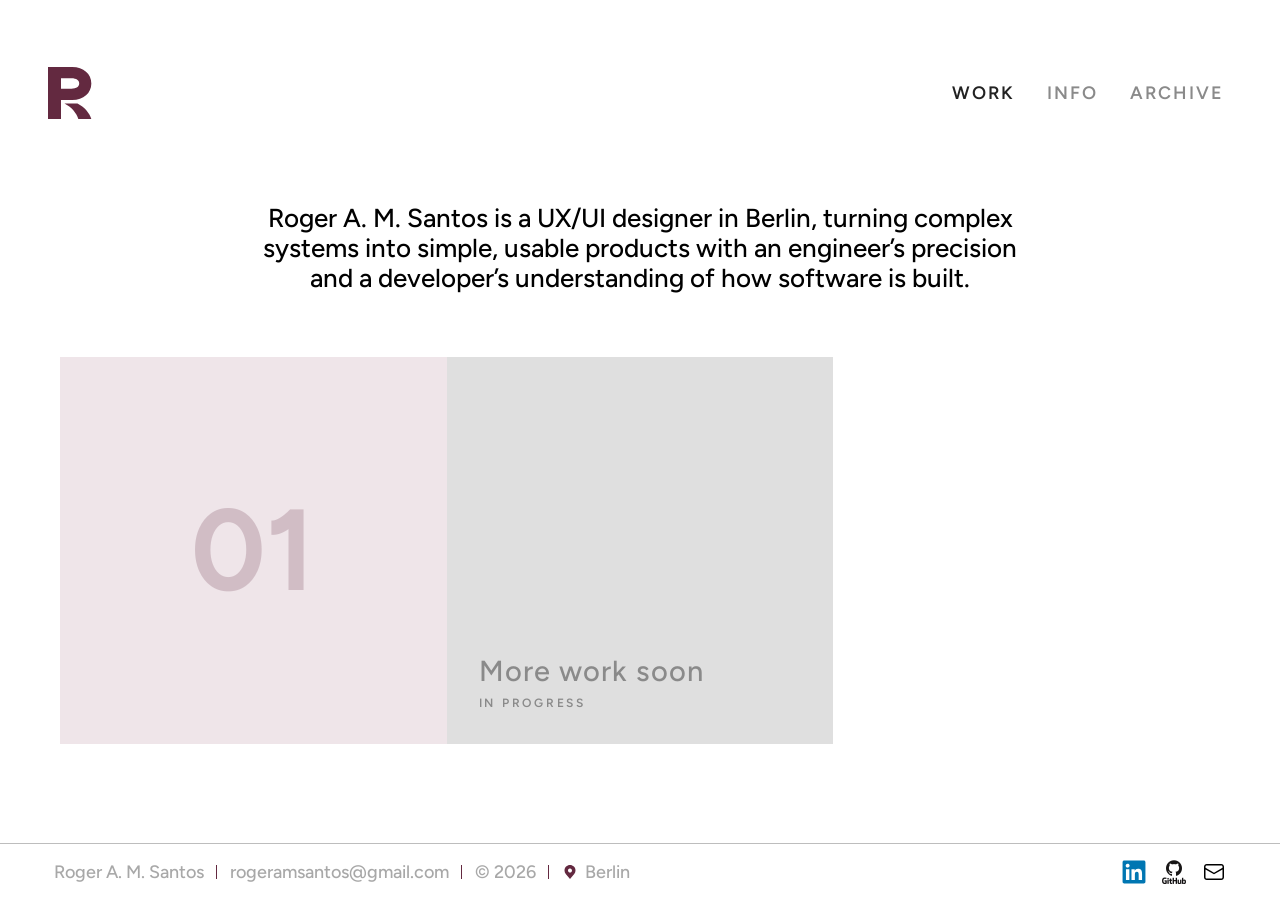
<file: index.html>
<!doctype html>
<html lang="en">
<head>
  <meta charset="utf-8">
  <meta name="viewport" content="width=device-width, initial-scale=1">
  <title>Roger A. M. Santos — UX/UI Designer</title>
  <meta name="description" content="Portfolio of Roger A. M. Santos, a UX/UI designer in Berlin turning complex systems into simple, usable products.">
  <link rel="icon" href="assets/images/logo.svg" type="image/svg+xml">
  <link rel="preconnect" href="https://fonts.googleapis.com">
  <link rel="preconnect" href="https://fonts.gstatic.com" crossorigin>
  <link rel="stylesheet" href="https://fonts.googleapis.com/css2?family=Figtree:ital,wght@0,500;0,600;0,700;1,500&display=swap">
  <link rel="stylesheet" href="assets/css/styles.css?v=20261028">
  <script>document.documentElement.classList.add("js")</script>
  <script src="assets/js/script.js?v=20261028" defer></script>
</head>
<body>
  <header class="site-header">
    <a class="logo" href="./" aria-label="Roger A. M. Santos — home"><img src="assets/images/logo.svg" width="44" height="52" alt=""></a>
    <nav aria-label="Main">
      <ul class="nav">
        <li><a href="./" aria-current="page">work</a></li>
        <li><a href="info.html">info</a></li>
        <li><a href="archive.html">archive</a></li>
      </ul>
    </nav>
  </header>

  <main>
    <section class="intro">
      <h1 class="visually-hidden">Roger A. M. Santos</h1>
      <p>Roger A. M. Santos is a UX/UI designer in Berlin, turning complex systems into simple, usable products with an engineer’s precision and a developer’s understanding of how software is built.</p>
    </section>

    <ul class="grid" aria-label="Selected work">
      <li class="reveal">
        <a class="tile tile--accent" href="work/fashion-weak.html">
          <span class="tile-art" aria-hidden="true"><span class="tile-mark">01</span></span>
          <h2 class="tile-title">fashion weAk</h2>
          <p class="tile-cat">UX/UI / Mobile app</p>
        </a>
      </li>
      <li class="reveal">
        <div class="tile tile--soon">
          <h2 class="tile-title">More work soon</h2>
          <p class="tile-cat">In progress</p>
        </div>
      </li>
    </ul>
  </main>

  <footer class="site-footer">
    <ul class="footer-meta">
      <li>Roger A. M. Santos</li>
      <li><a href="mailto:rogeramsantos@gmail.com">rogeramsantos@gmail.com</a></li>
      <li>© 2026</li>
      <li class="footer-location"><img src="assets/icons/pin.svg" width="16" height="16" alt="">Berlin</li>
    </ul>
    <ul class="footer-links">
      <li><a href="https://www.linkedin.com/in/rogeramsantos/" target="_blank" rel="noopener" aria-label="LinkedIn"><img src="assets/icons/linkedin.svg" width="24" height="24" alt=""></a></li>
      <li><a href="https://github.com/rogeramsantos" target="_blank" rel="noopener" aria-label="GitHub"><img src="assets/icons/github.png" width="24" height="24" alt=""></a></li>
      <li><a href="mailto:rogeramsantos@gmail.com" aria-label="Email"><img src="assets/icons/email.svg" width="24" height="24" alt=""></a></li>
    </ul>
  </footer>
</body>
</html>
</file>
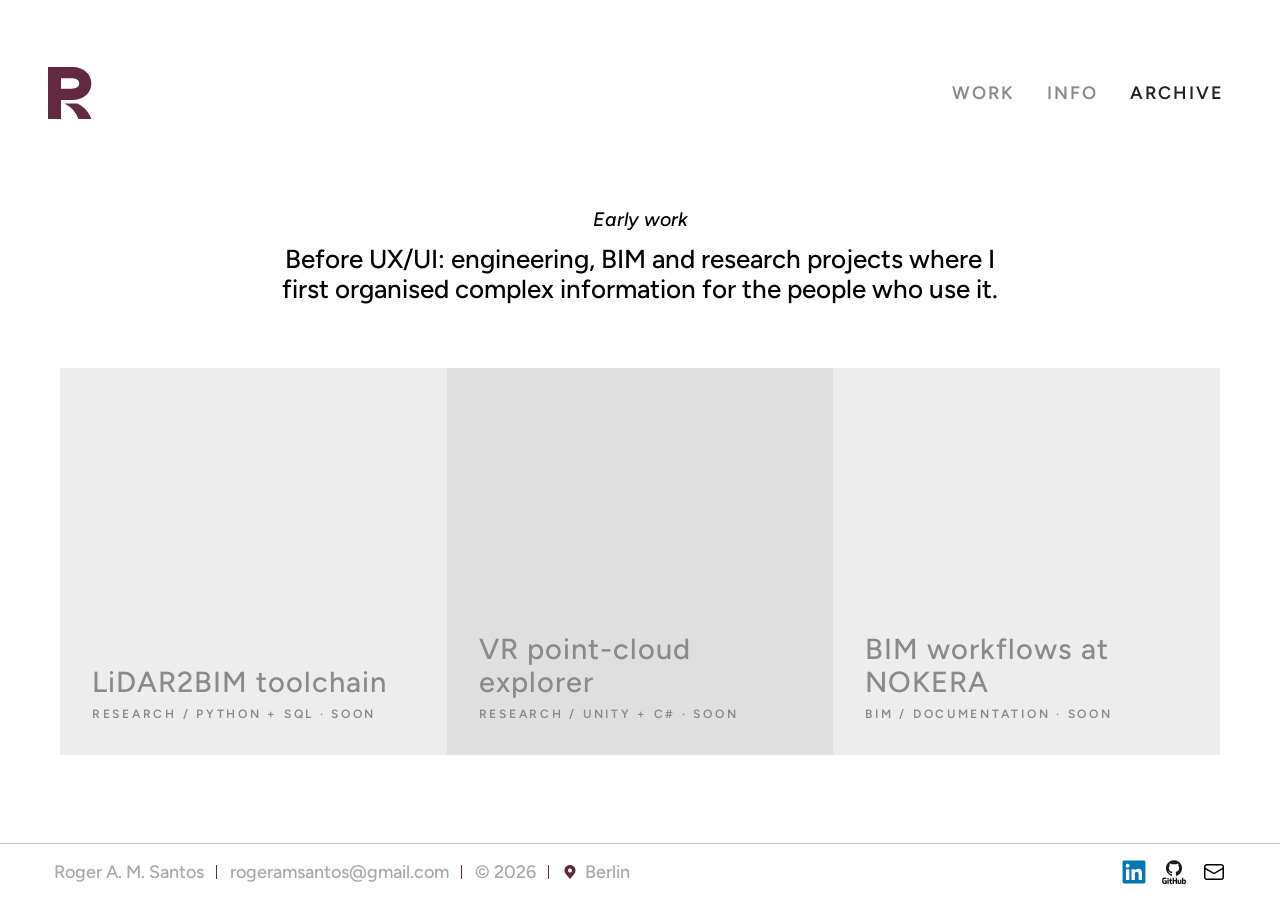
<file: archive.html>
<!doctype html>
<html lang="en">
<head>
  <meta charset="utf-8">
  <meta name="viewport" content="width=device-width, initial-scale=1">
  <title>Archive — Roger A. M. Santos</title>
  <meta name="description" content="Earlier engineering, BIM and research work by Roger A. M. Santos.">
  <link rel="icon" href="assets/images/logo.svg" type="image/svg+xml">
  <link rel="preconnect" href="https://fonts.googleapis.com">
  <link rel="preconnect" href="https://fonts.gstatic.com" crossorigin>
  <link rel="stylesheet" href="https://fonts.googleapis.com/css2?family=Figtree:ital,wght@0,500;0,600;0,700;1,500&display=swap">
  <link rel="stylesheet" href="assets/css/styles.css?v=20261028">
  <script>document.documentElement.classList.add("js")</script>
  <script src="assets/js/script.js?v=20261028" defer></script>
</head>
<body>
  <header class="site-header">
    <a class="logo" href="./" aria-label="Roger A. M. Santos — home"><img src="assets/images/logo.svg" width="44" height="52" alt=""></a>
    <nav aria-label="Main">
      <ul class="nav">
        <li><a href="./">work</a></li>
        <li><a href="info.html">info</a></li>
        <li><a href="archive.html" aria-current="page">archive</a></li>
      </ul>
    </nav>
  </header>

  <main>
    <section class="intro">
      <h1 class="visually-hidden">Archive</h1>
      <p class="kicker">Early work</p>
      <p>Before UX/UI: engineering, BIM and research projects where I first organised complex information for the people who use it.</p>
    </section>

    <ul class="grid" aria-label="Archived projects">
      <li class="reveal">
        <div class="tile tile--soon">
          <h2 class="tile-title">LiDAR2BIM toolchain</h2>
          <p class="tile-cat">Research / Python + SQL · soon</p>
        </div>
      </li>
      <li class="reveal">
        <div class="tile tile--soon">
          <h2 class="tile-title">VR point-cloud explorer</h2>
          <p class="tile-cat">Research / Unity + C# · soon</p>
        </div>
      </li>
      <li class="reveal">
        <div class="tile tile--soon">
          <h2 class="tile-title">BIM workflows at NOKERA</h2>
          <p class="tile-cat">BIM / Documentation · soon</p>
        </div>
      </li>
    </ul>
  </main>

  <footer class="site-footer">
    <ul class="footer-meta">
      <li>Roger A. M. Santos</li>
      <li><a href="mailto:rogeramsantos@gmail.com">rogeramsantos@gmail.com</a></li>
      <li>© 2026</li>
      <li class="footer-location"><img src="assets/icons/pin.svg" width="16" height="16" alt="">Berlin</li>
    </ul>
    <ul class="footer-links">
      <li><a href="https://www.linkedin.com/in/rogeramsantos/" target="_blank" rel="noopener" aria-label="LinkedIn"><img src="assets/icons/linkedin.svg" width="24" height="24" alt=""></a></li>
      <li><a href="https://github.com/rogeramsantos" target="_blank" rel="noopener" aria-label="GitHub"><img src="assets/icons/github.png" width="24" height="24" alt=""></a></li>
      <li><a href="mailto:rogeramsantos@gmail.com" aria-label="Email"><img src="assets/icons/email.svg" width="24" height="24" alt=""></a></li>
    </ul>
  </footer>
</body>
</html>
</file>
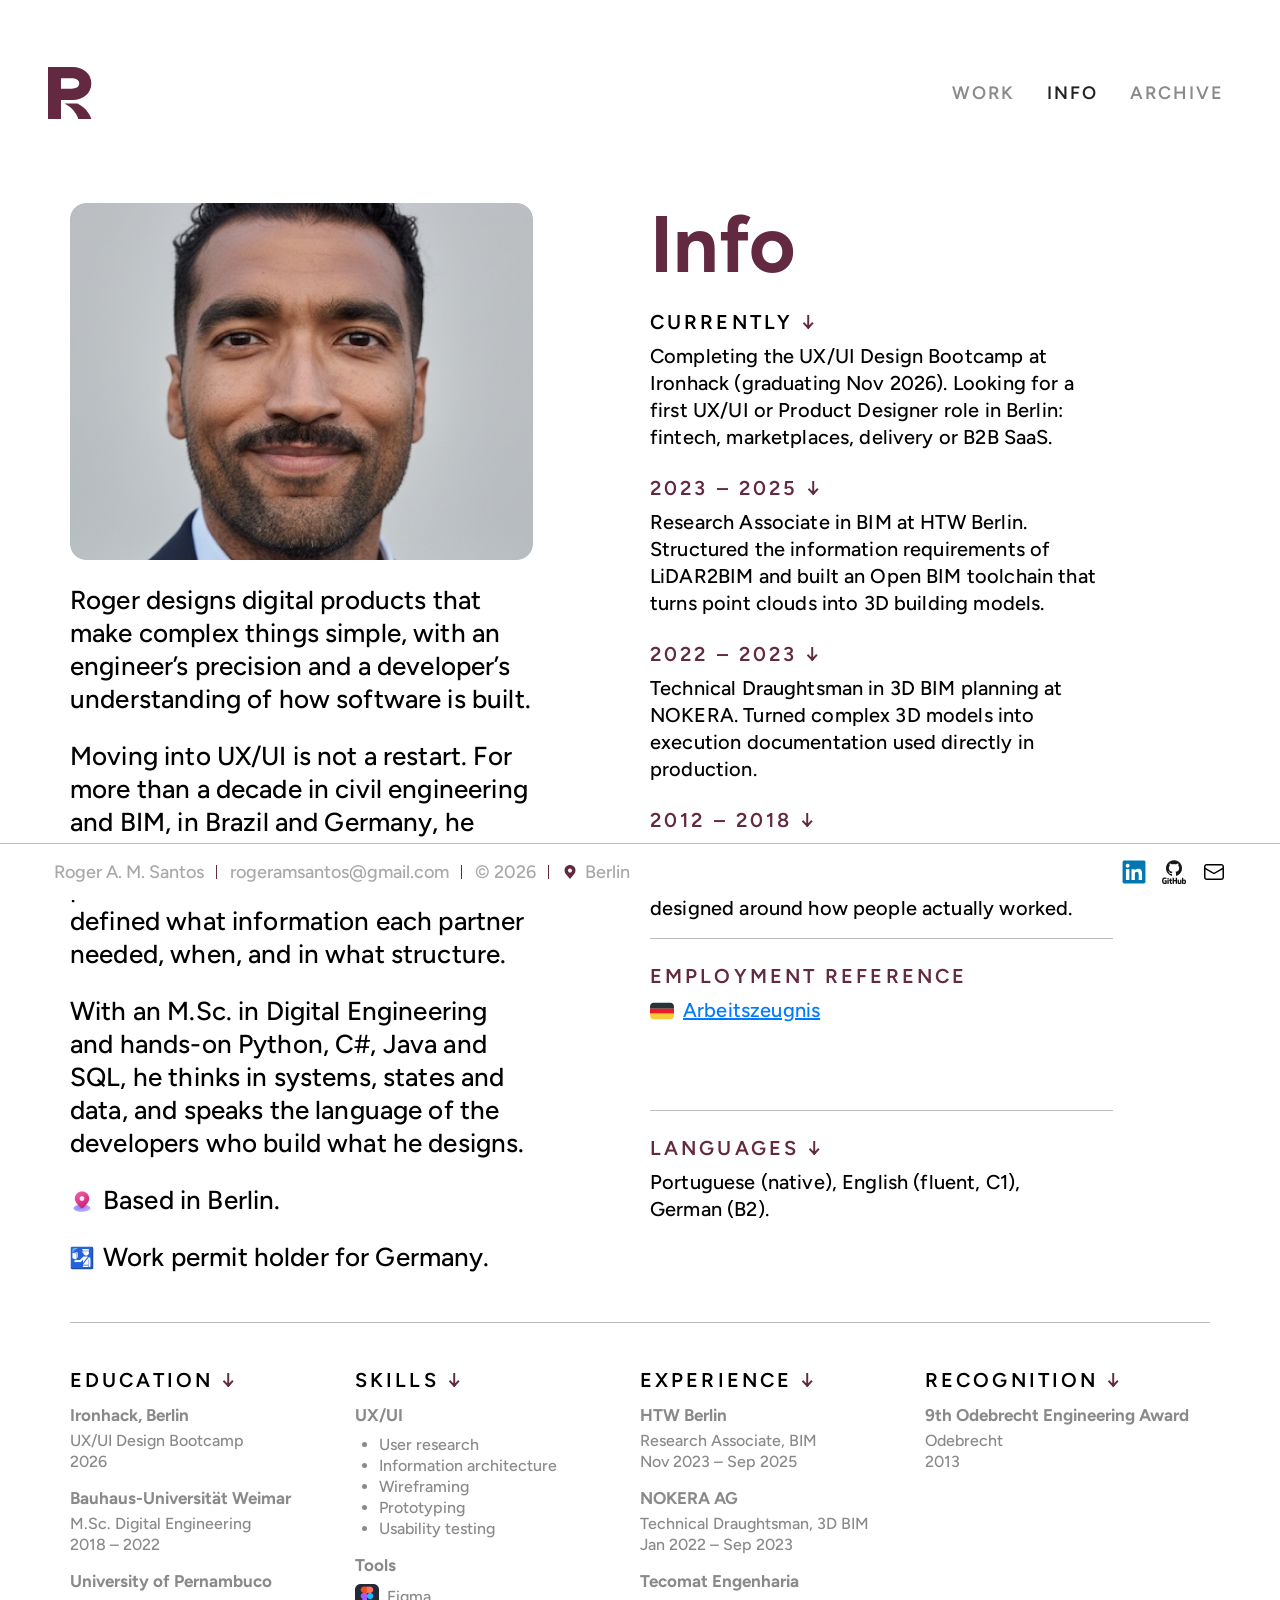
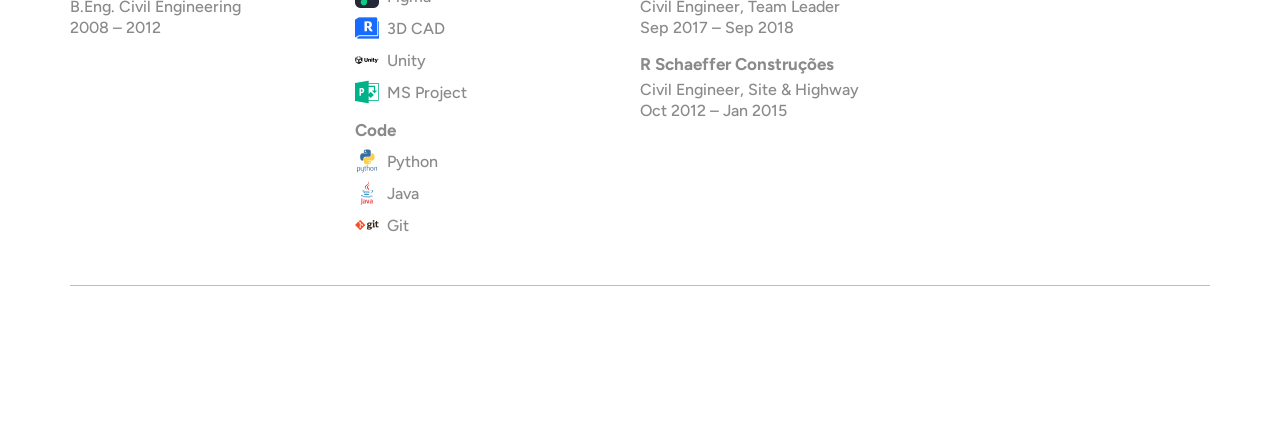
<file: info.html>
<!doctype html>
<html lang="en">
<head>
  <meta charset="utf-8">
  <meta name="viewport" content="width=device-width, initial-scale=1">
  <title>Info — Roger A. M. Santos</title>
  <meta name="description" content="About Roger A. M. Santos: UX/UI designer in Berlin with a background in civil engineering, BIM and computer science.">
  <link rel="icon" href="assets/images/logo.svg" type="image/svg+xml">
  <link rel="preconnect" href="https://fonts.googleapis.com">
  <link rel="preconnect" href="https://fonts.gstatic.com" crossorigin>
  <link rel="stylesheet" href="https://fonts.googleapis.com/css2?family=Figtree:ital,wght@0,500;0,600;0,700;1,500&display=swap">
  <link rel="stylesheet" href="assets/css/styles.css?v=20261028">
  <script>document.documentElement.classList.add("js")</script>
  <script src="assets/js/script.js?v=20261028" defer></script>
</head>
<body>
  <header class="site-header">
    <a class="logo" href="./" aria-label="Roger A. M. Santos — home"><img src="assets/images/logo.svg" width="44" height="52" alt=""></a>
    <nav aria-label="Main">
      <ul class="nav">
        <li><a href="./">work</a></li>
        <li><a href="info.html" aria-current="page">info</a></li>
        <li><a href="archive.html">archive</a></li>
      </ul>
    </nav>
  </header>

  <main class="info">
    <section class="info-top">
      <div class="info-about reveal">
        <img class="info-photo" src="assets/images/photo.jpg" width="463" height="357" alt="Portrait of Roger A. M. Santos">
        <p>Roger designs digital products that make complex things simple, with an engineer’s precision and a developer’s understanding of how software is built.</p>
        <p>Moving into UX/UI is not a restart. For more than a decade in civil engineering and BIM, in Brazil and Germany, he turned complex building data into precise visual documentation and defined what information each partner needed, when, and in what structure.</p>
        <p>With an M.Sc. in Digital Engineering and hands-on Python, C#, Java and SQL, he thinks in systems, states and data, and speaks the language of the developers who build what he designs.</p>
        <p class="info-fact"><img src="assets/icons/location.png" width="24" height="24" alt="">Based in Berlin.</p>
        <p class="info-fact"><img src="assets/icons/passport.png" width="24" height="24" alt="">Work permit holder for Germany.</p>
      </div>

      <div class="info-timeline reveal">
        <h1>Info</h1>
        <div class="info-entry"><p class="info-label">currently <span class="accent">↓</span></p><p>Completing the UX/UI Design Bootcamp at Ironhack (graduating Nov 2026). Looking for a first UX/UI or Product Designer role in Berlin: fintech, marketplaces, delivery or B2B SaaS.</p></div>
        <div class="info-entry"><p class="info-label accent">2023 – 2025 ↓</p><p>Research Associate in BIM at HTW Berlin. Structured the information requirements of LiDAR2BIM and built an Open BIM toolchain that turns point clouds into 3D building models.</p></div>
        <div class="info-entry"><p class="info-label accent">2022 – 2023 ↓</p><p>Technical Draughtsman in 3D BIM planning at NOKERA. Turned complex 3D models into execution documentation used directly in production.</p></div>
        <div class="info-entry"><p class="info-label accent">2012 – 2018 ↓</p><p>Civil engineer in Brazil. Led teams and replaced paper field reports with digital documentation designed around how people actually worked.</p></div>
        <hr class="info-rule">
        <div class="info-entry"><p class="info-label accent">Employment Reference</p><p class="info-fact"><img src="assets/icons/germany.svg" width="24" height="24" alt=""><a class="info-link" href="https://www.linkedin.com/in/rogeramsantos/overlay/Position/2425244710/treasury/?profileId=ACoAAAfpcNcBM-si-Hj3qO-YVsndzlrky6tAW9M" target="_blank" rel="noopener">Arbeitszeugnis</a></p></div>
        <div class="info-space" aria-hidden="true"></div>
        <hr class="info-rule">
        <div class="info-entry"><p class="info-label accent">languages ↓</p><p>Portuguese (native), English (fluent, C1),<br>German (B2).</p></div>
      </div>
    </section>

    <hr class="info-rule">

    <section class="info-details reveal" aria-label="Background">
      <div>
        <h2 class="info-label">education <span class="accent">↓</span></h2>
        <div class="info-item"><p class="info-item-title">Ironhack, Berlin</p><p>UX/UI Design Bootcamp<br>2026</p></div>
        <div class="info-item"><p class="info-item-title">Bauhaus-Universität Weimar</p><p>M.Sc. Digital Engineering<br>2018 – 2022</p></div>
        <div class="info-item"><p class="info-item-title">University of Pernambuco</p><p>B.Eng. Civil Engineering<br>2008 – 2012</p></div>
      </div>
      <div>
        <h2 class="info-label">skills <span class="accent">↓</span></h2>
        <div class="info-item info-item--list"><p class="info-item-title">UX/UI</p><ul class="info-bullets"><li>User research</li><li>Information architecture</li><li>Wireframing</li><li>Prototyping</li><li>Usability testing</li></ul></div>
        <div class="info-item info-item--list"><p class="info-item-title">Tools</p><ul class="info-tools"><li><img src="assets/icons/figma.png" width="24" height="24" alt="">Figma</li><li><img src="assets/icons/revit.png" width="24" height="24" alt="">3D CAD</li><li><img src="assets/icons/unity.png" width="24" height="24" alt="">Unity</li><li><img src="assets/icons/msproject.png" width="24" height="24" alt="">MS Project</li></ul></div>
        <div class="info-item info-item--list"><p class="info-item-title">Code</p><ul class="info-tools"><li><img src="assets/icons/python.png" width="24" height="24" alt="">Python</li><li><img src="assets/icons/java.png" width="24" height="24" alt="">Java</li><li><img src="assets/icons/git.png" width="24" height="24" alt="">Git</li></ul></div>
      </div>
      <div>
        <h2 class="info-label">experience <span class="accent">↓</span></h2>
        <div class="info-item"><p class="info-item-title">HTW Berlin</p><p>Research Associate, BIM<br>Nov 2023 – Sep 2025</p></div>
        <div class="info-item"><p class="info-item-title">NOKERA AG</p><p>Technical Draughtsman, 3D BIM<br>Jan 2022 – Sep 2023</p></div>
        <div class="info-item"><p class="info-item-title">Tecomat Engenharia</p><p>Civil Engineer, Team Leader<br>Sep 2017 – Sep 2018</p></div>
        <div class="info-item"><p class="info-item-title">R Schaeffer Construções</p><p>Civil Engineer, Site &amp; Highway<br>Oct 2012 – Jan 2015</p></div>
      </div>
      <div>
        <h2 class="info-label">recognition <span class="accent">↓</span></h2>
        <div class="info-item"><p class="info-item-title">9th Odebrecht Engineering Award</p><p>Odebrecht<br>2013</p></div>
      </div>
    </section>

    <hr class="info-rule">
  </main>

  <footer class="site-footer">
    <ul class="footer-meta">
      <li>Roger A. M. Santos</li>
      <li><a href="mailto:rogeramsantos@gmail.com">rogeramsantos@gmail.com</a></li>
      <li>© 2026</li>
      <li class="footer-location"><img src="assets/icons/pin.svg" width="16" height="16" alt="">Berlin</li>
    </ul>
    <ul class="footer-links">
      <li><a href="https://www.linkedin.com/in/rogeramsantos/" target="_blank" rel="noopener" aria-label="LinkedIn"><img src="assets/icons/linkedin.svg" width="24" height="24" alt=""></a></li>
      <li><a href="https://github.com/rogeramsantos" target="_blank" rel="noopener" aria-label="GitHub"><img src="assets/icons/github.png" width="24" height="24" alt=""></a></li>
      <li><a href="mailto:rogeramsantos@gmail.com" aria-label="Email"><img src="assets/icons/email.svg" width="24" height="24" alt=""></a></li>
    </ul>
  </footer>
</body>
</html>
</file>
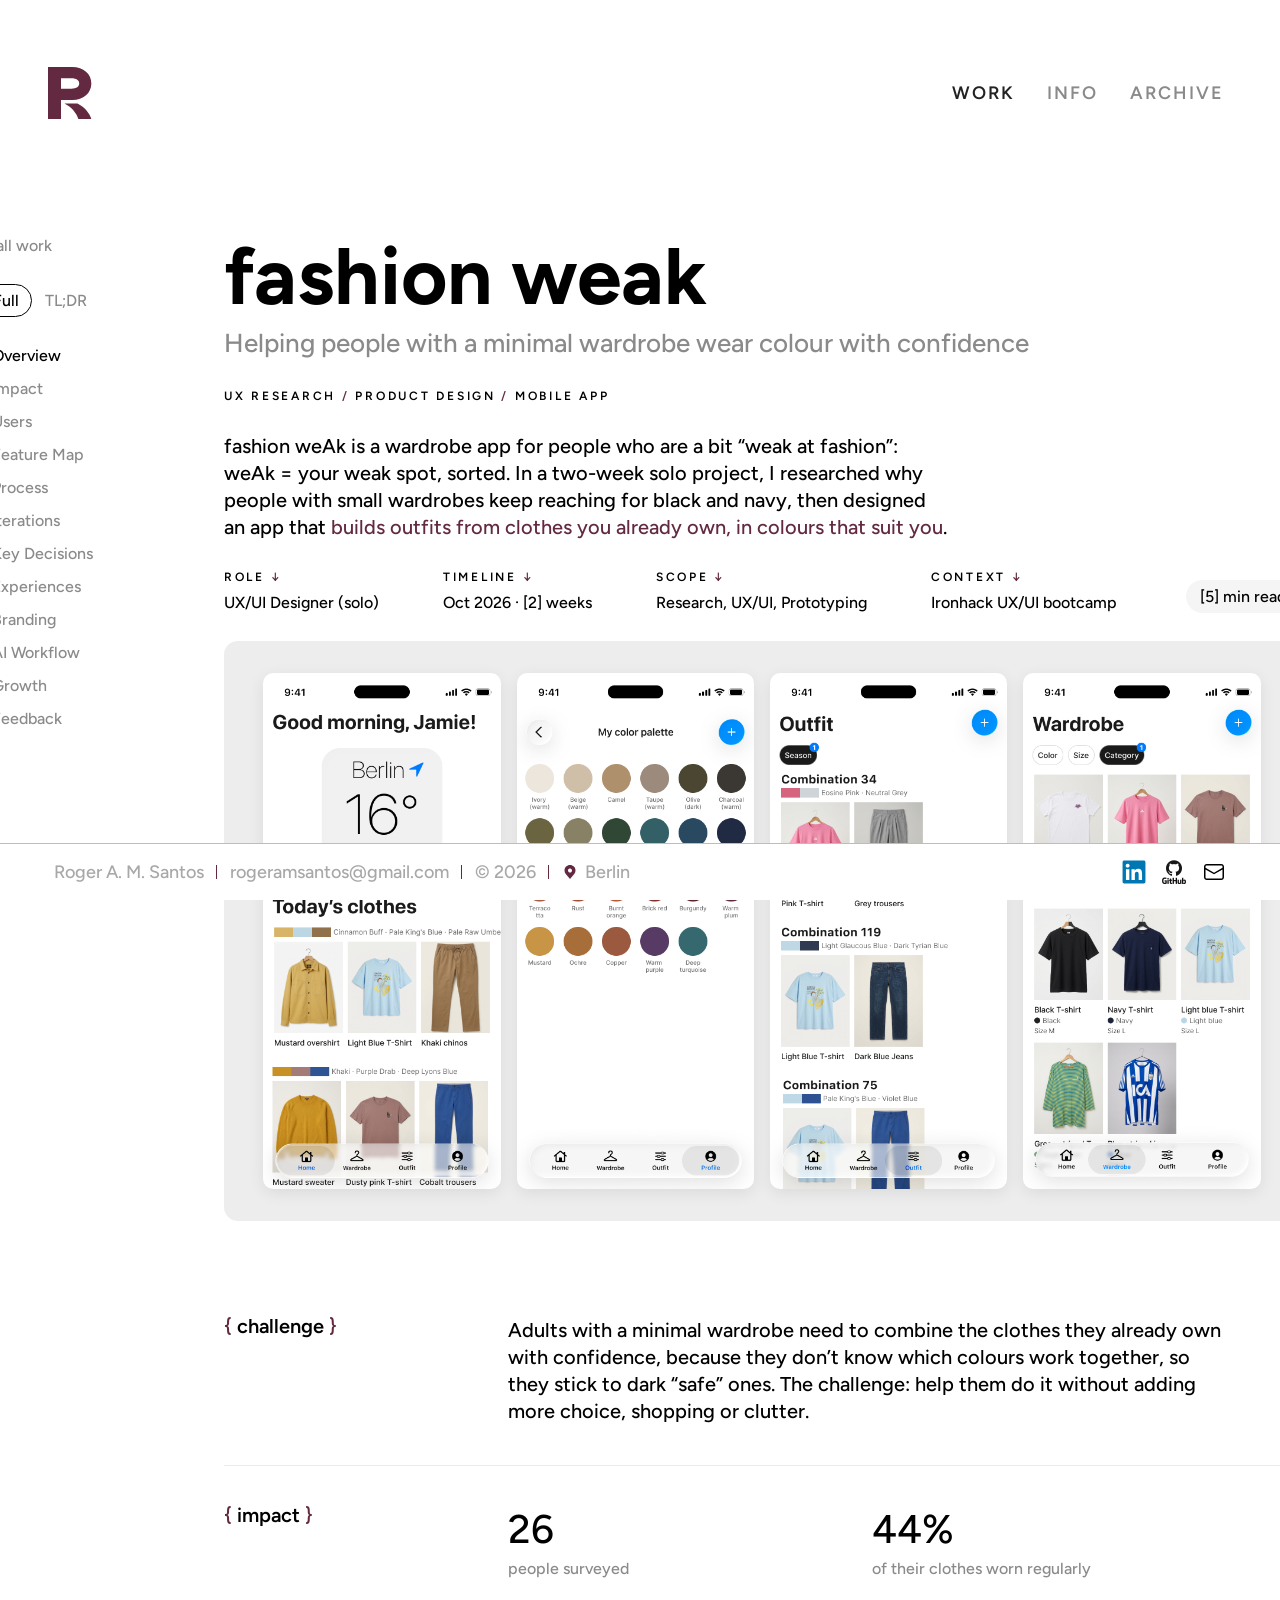
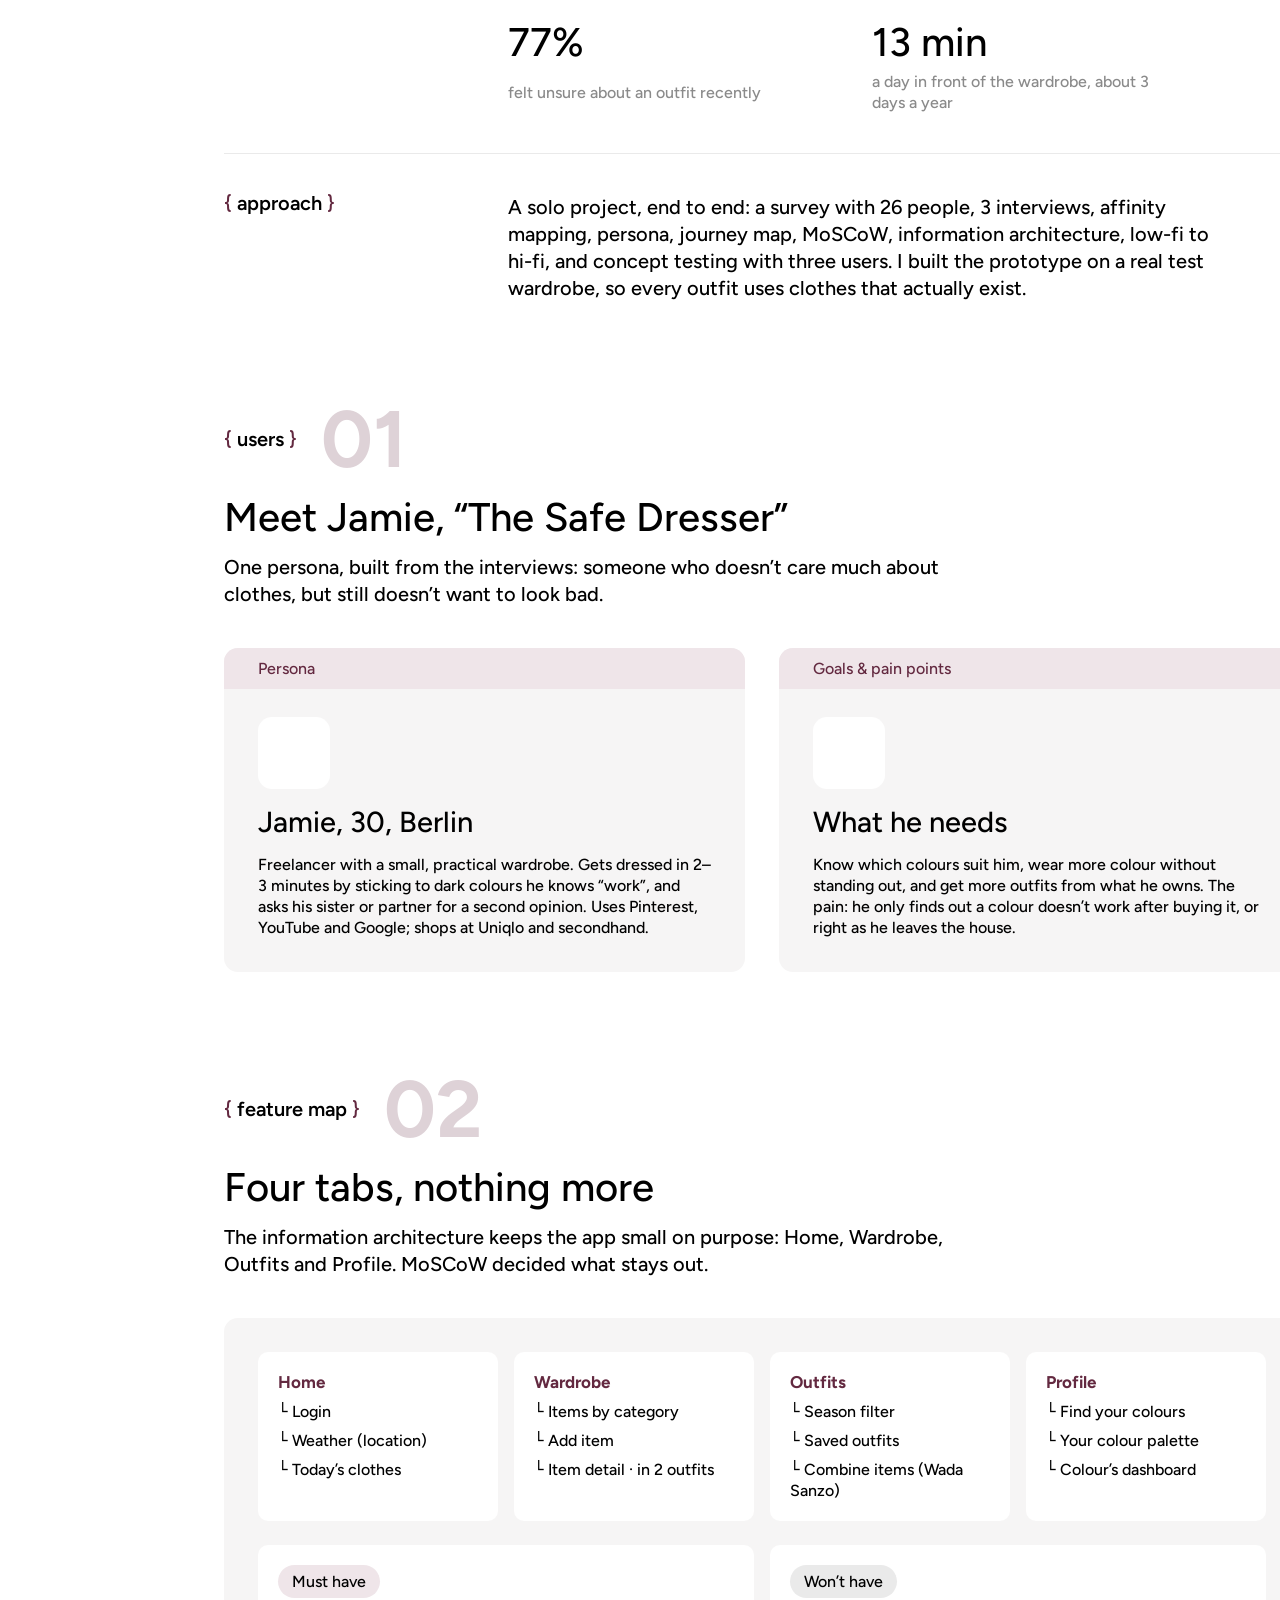
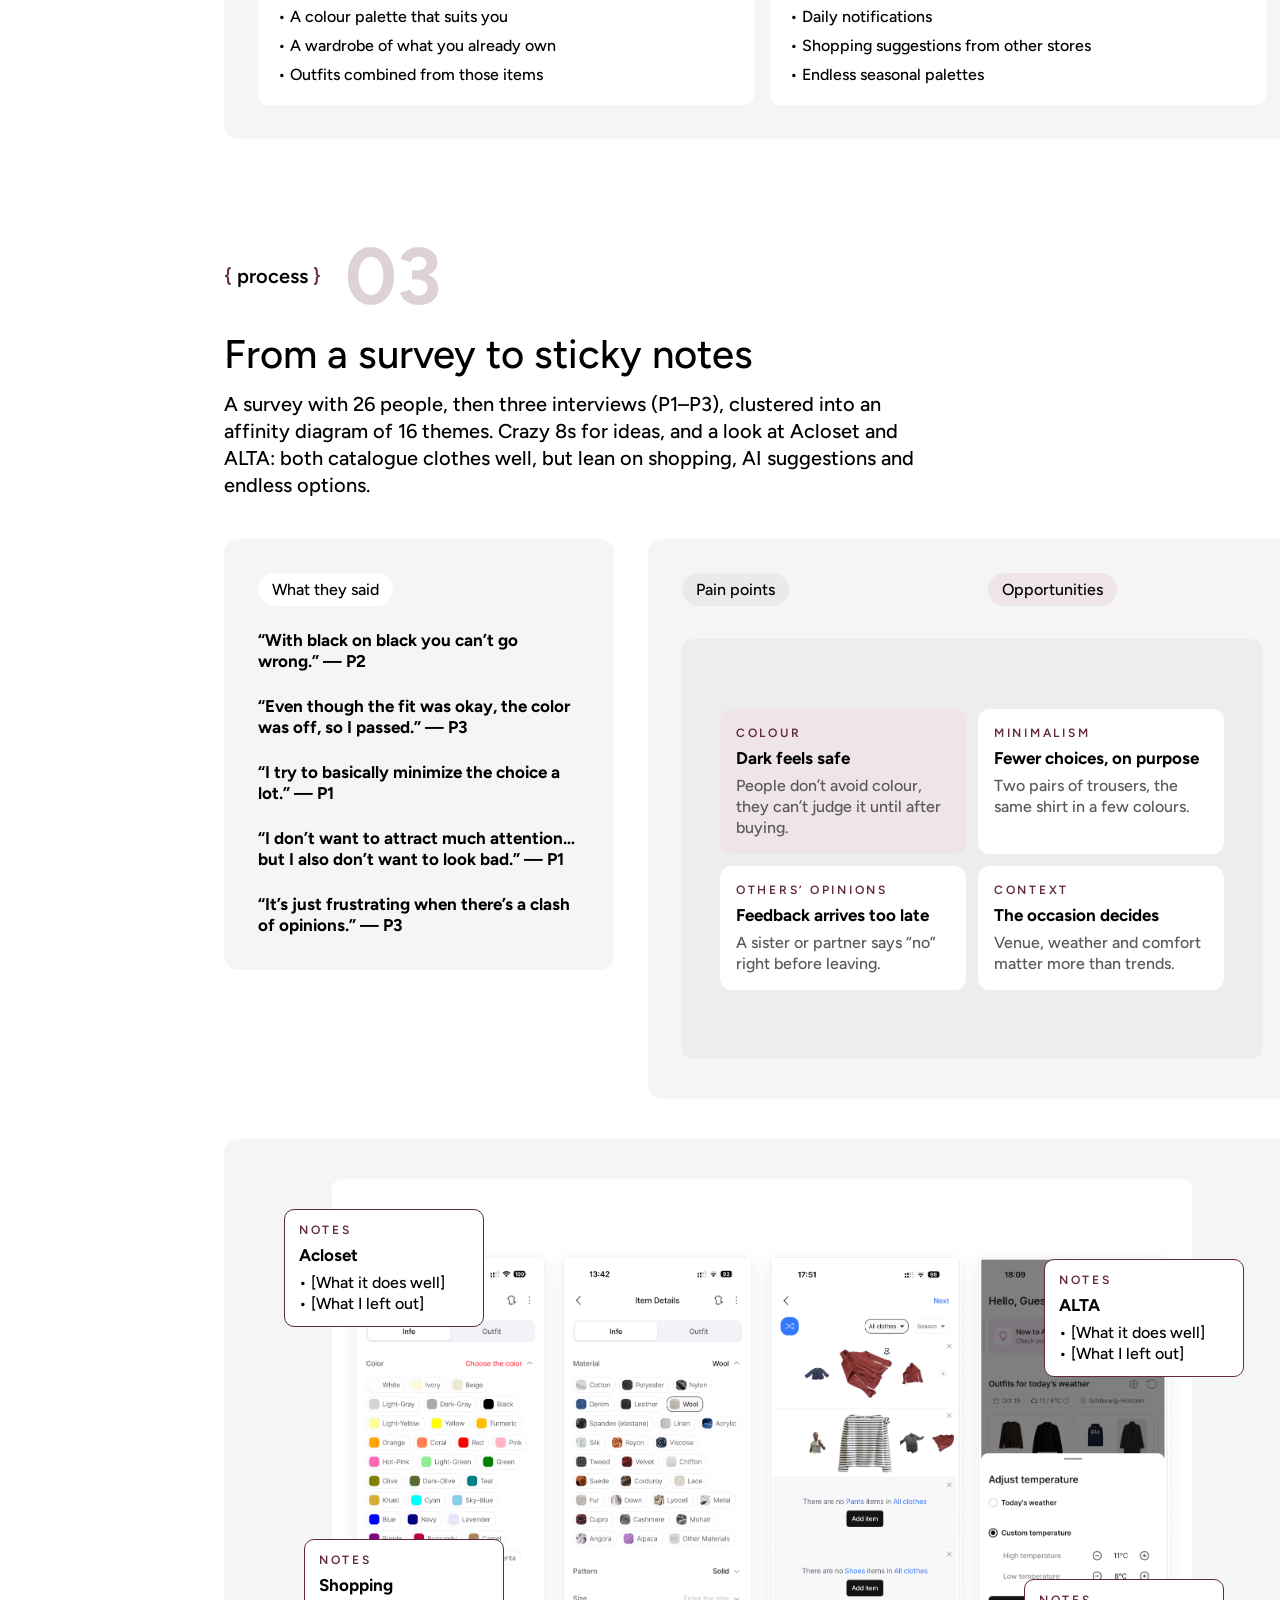
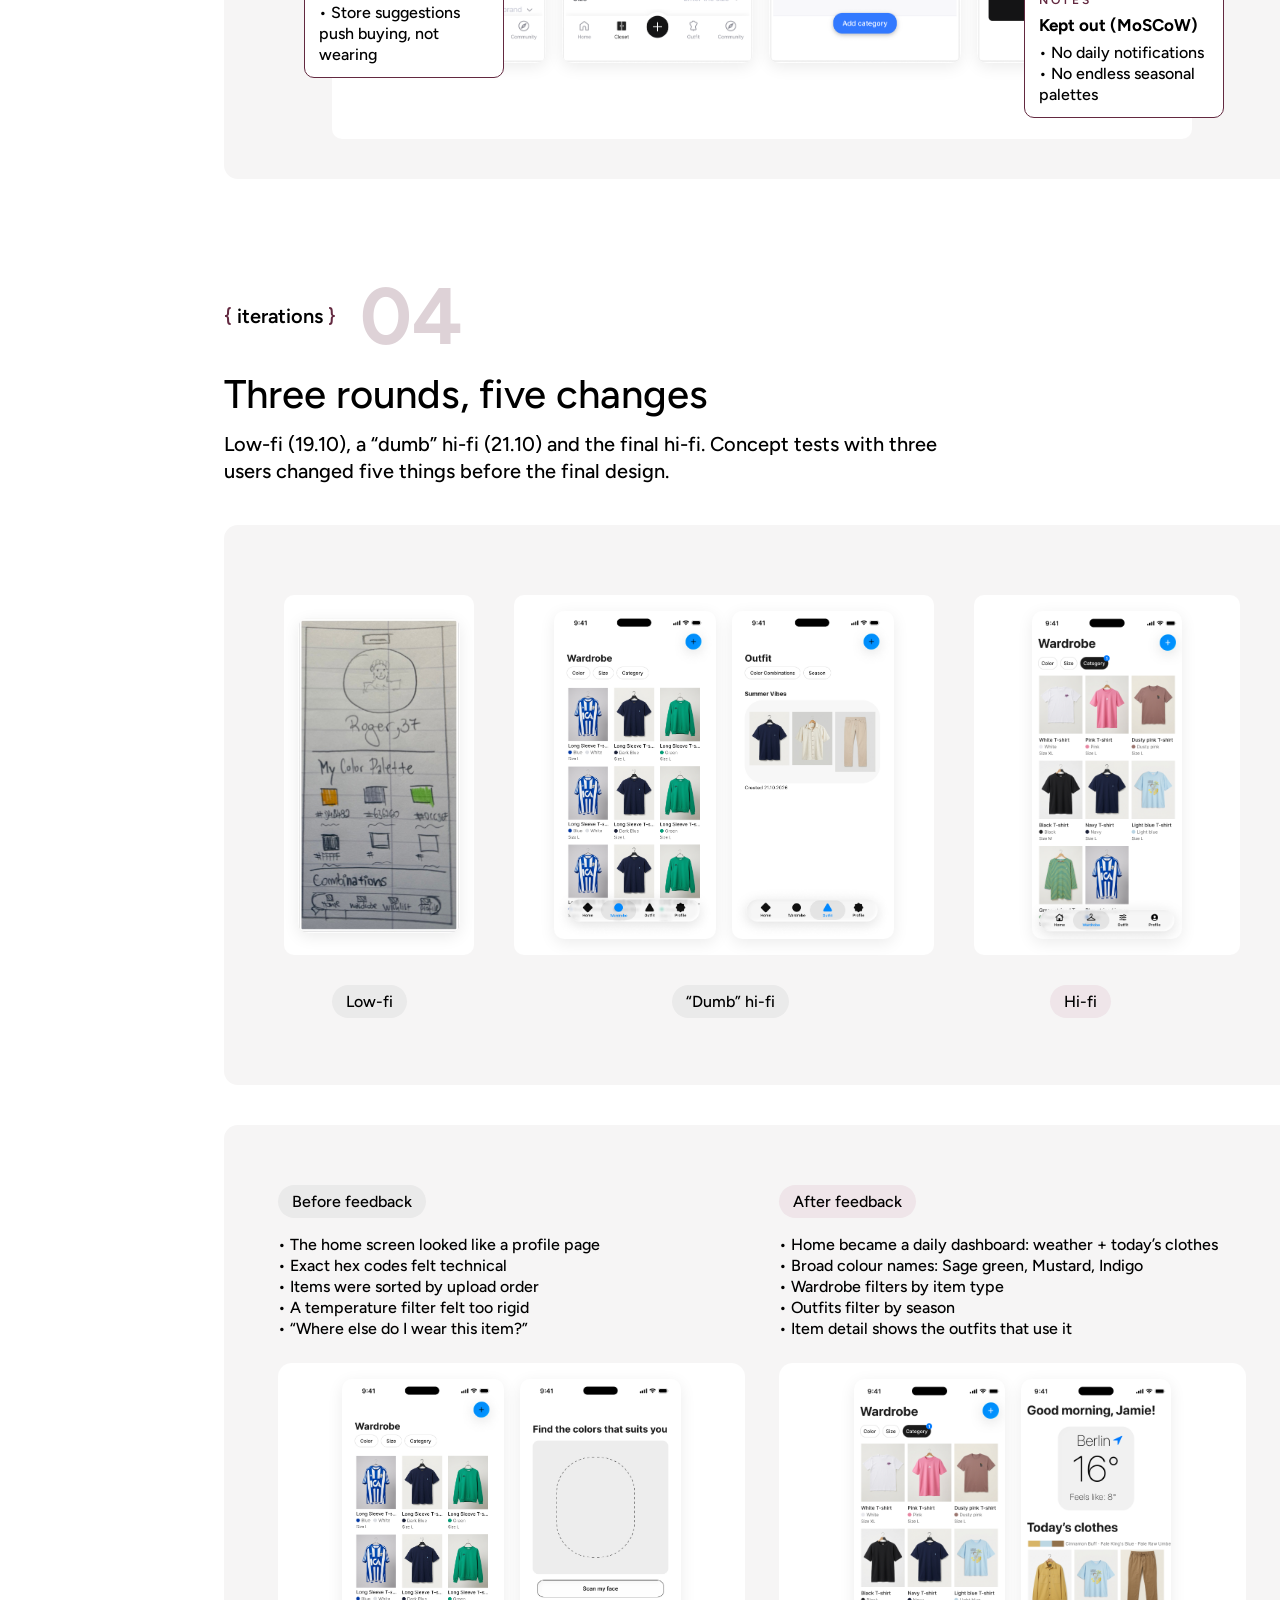
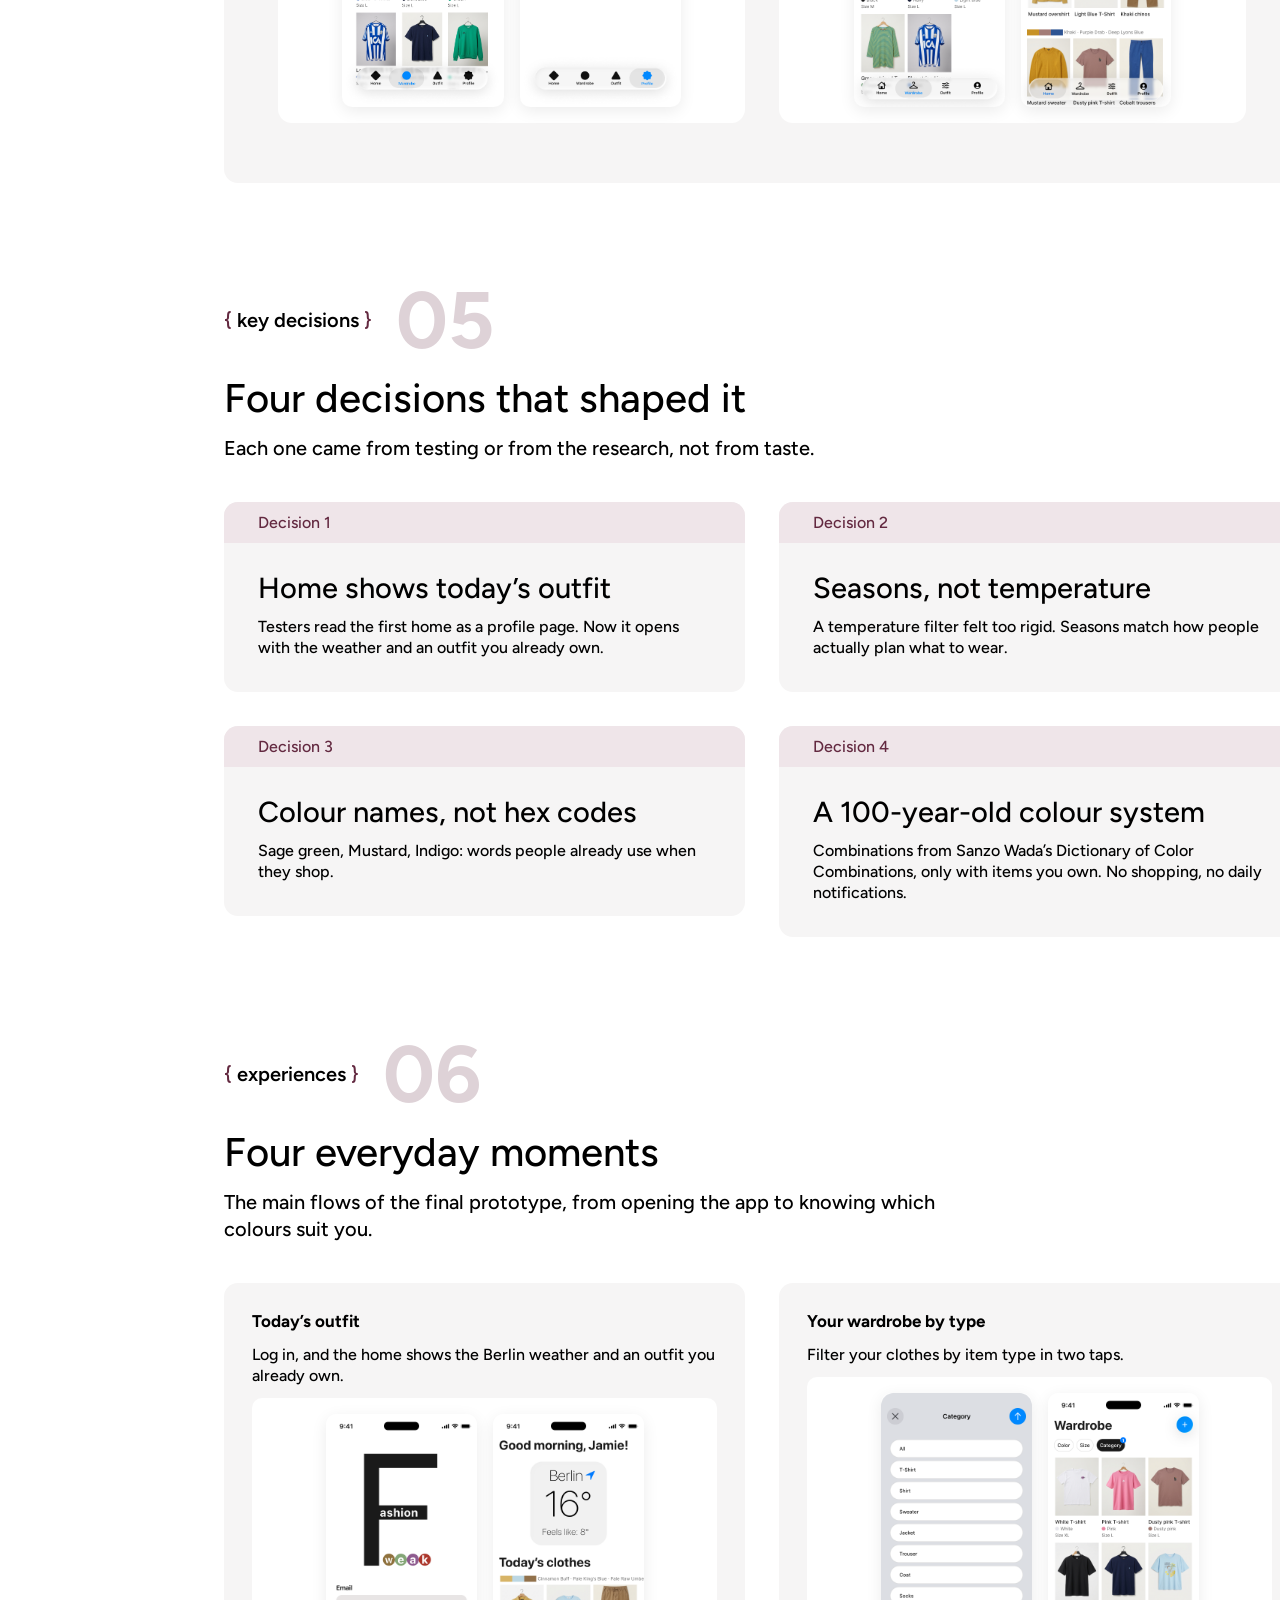
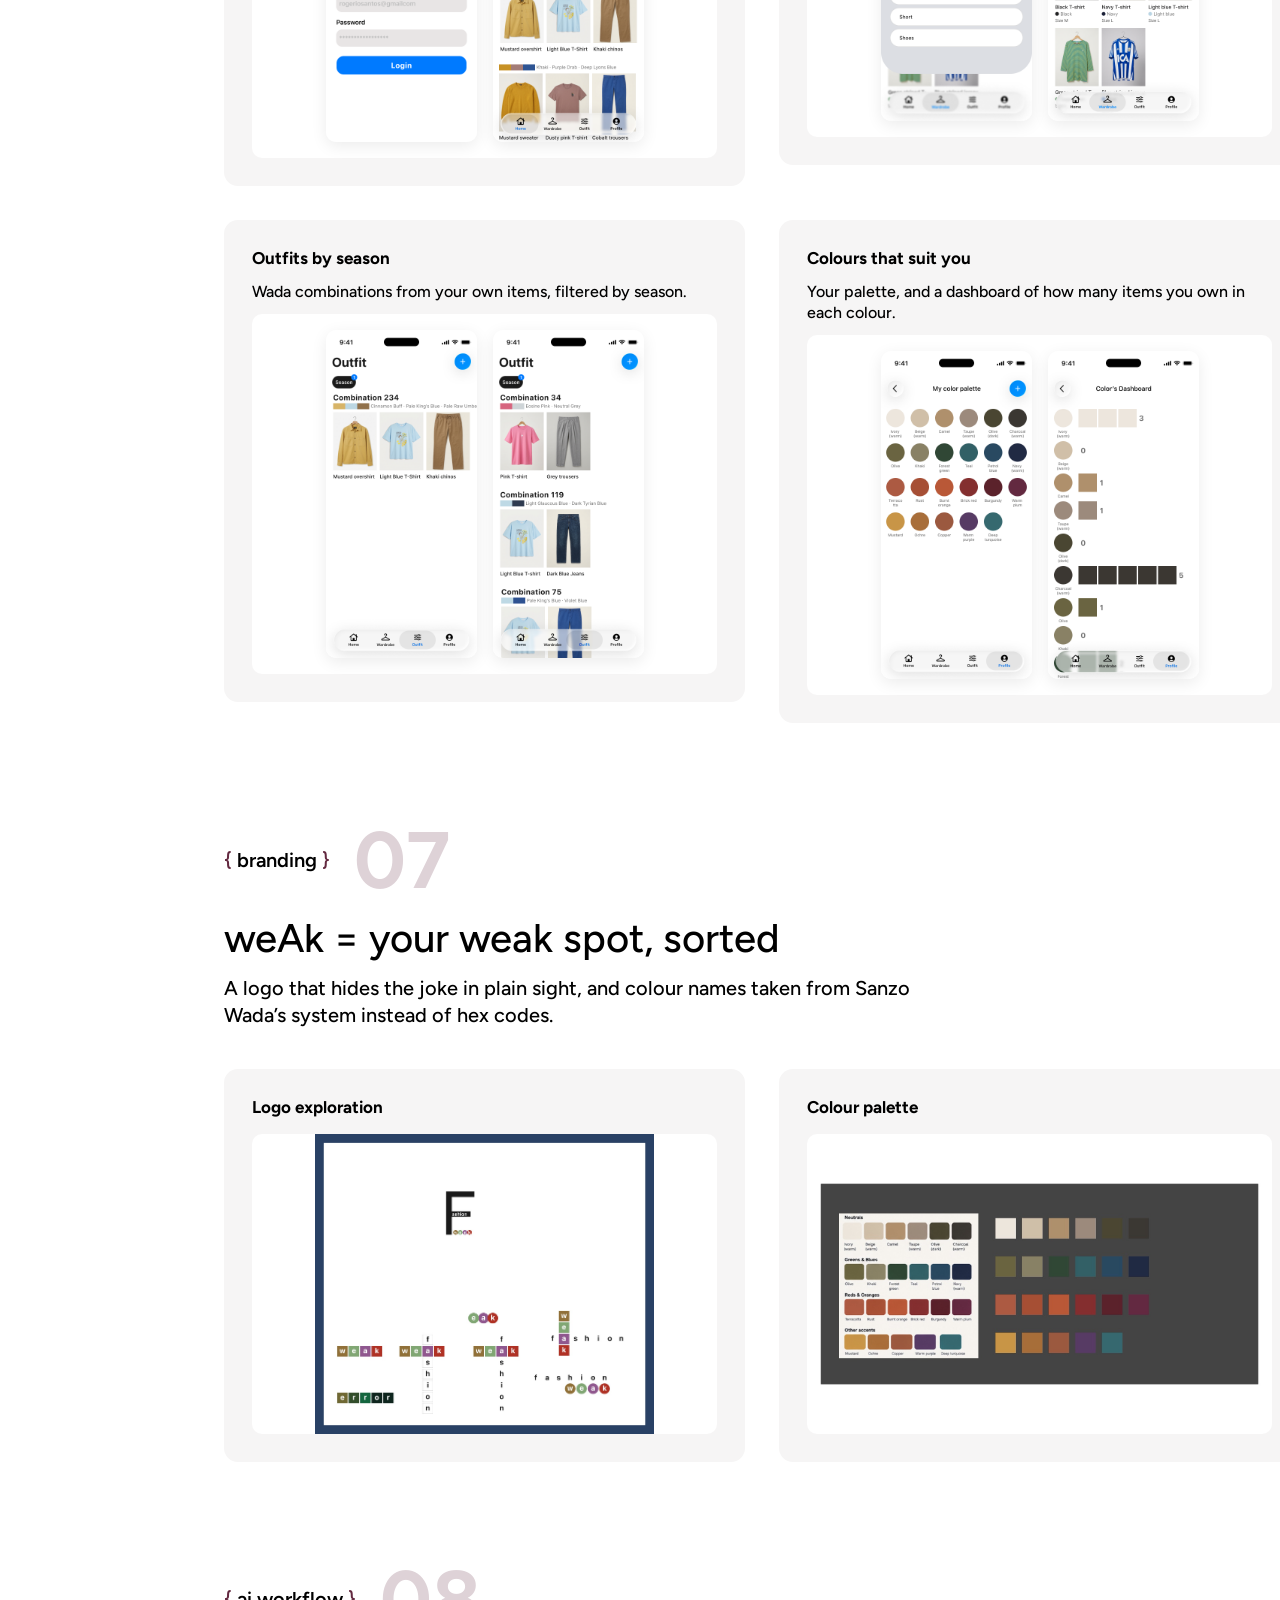
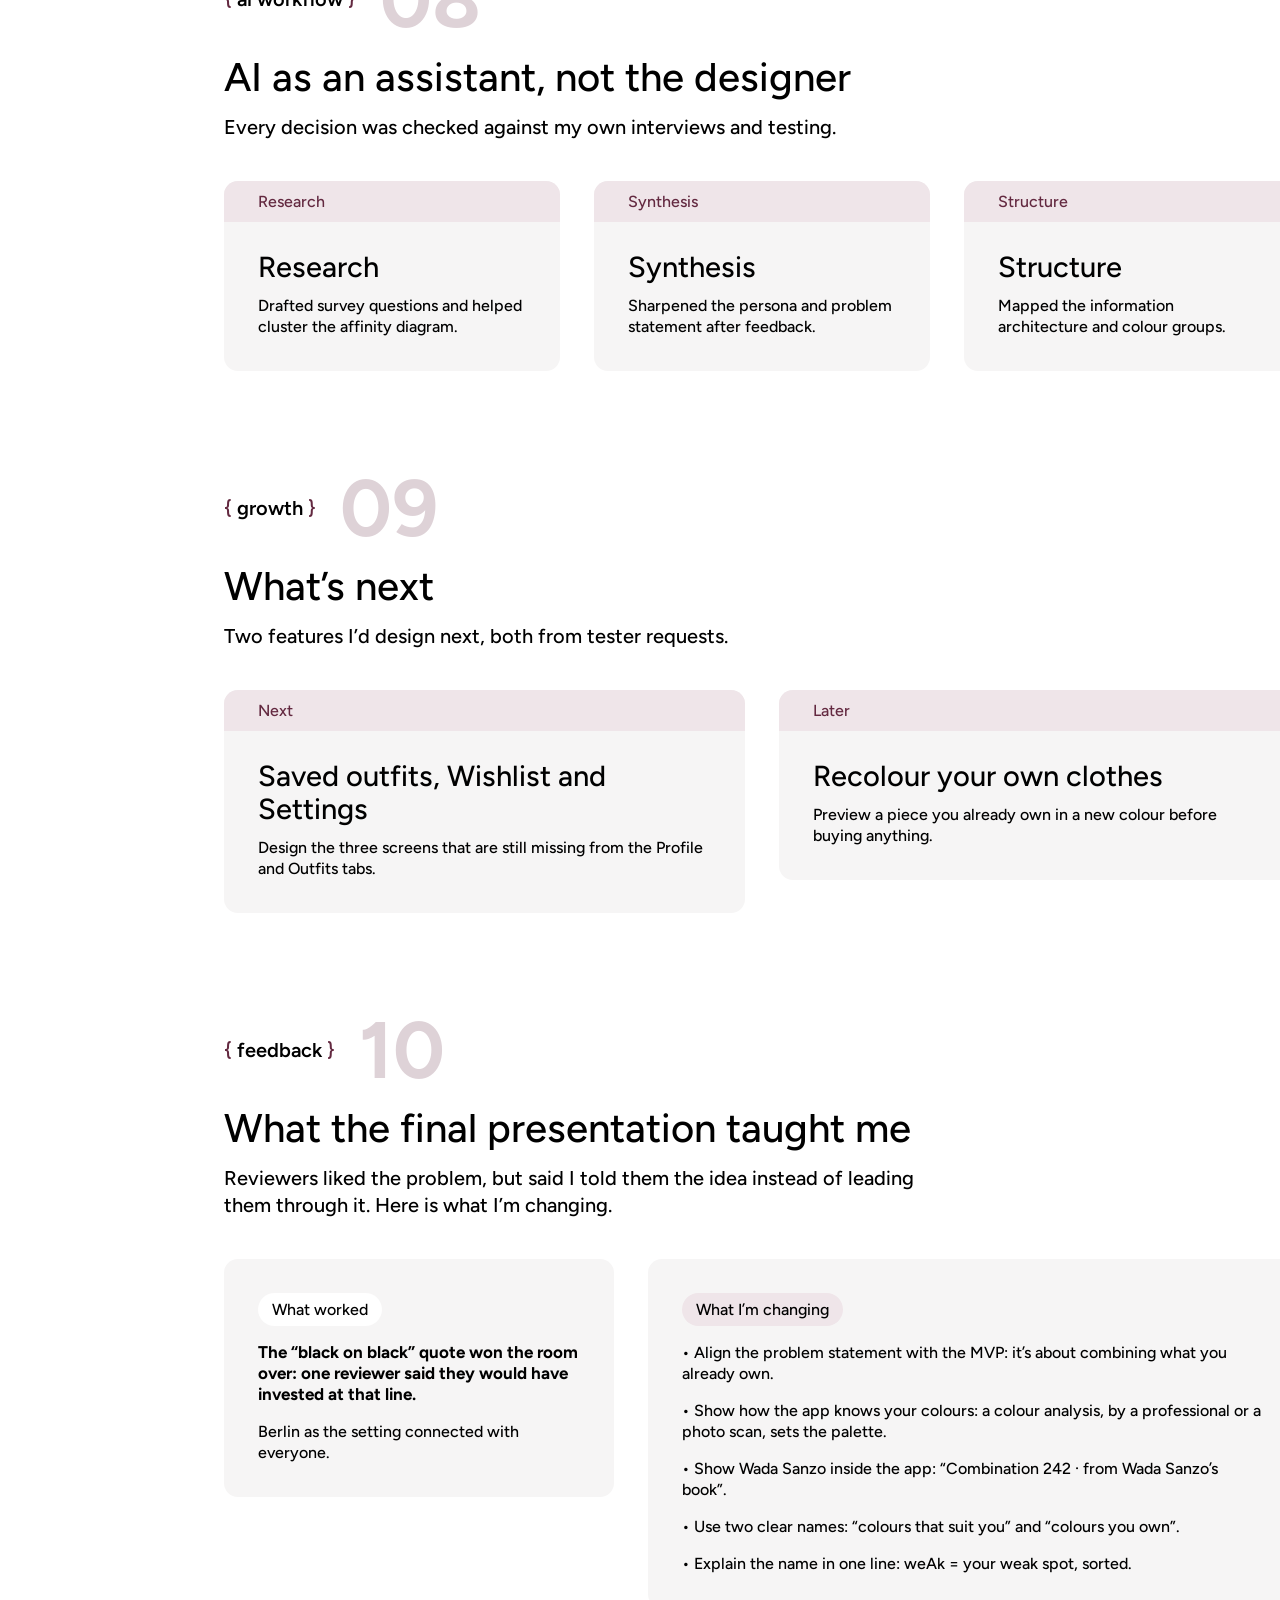
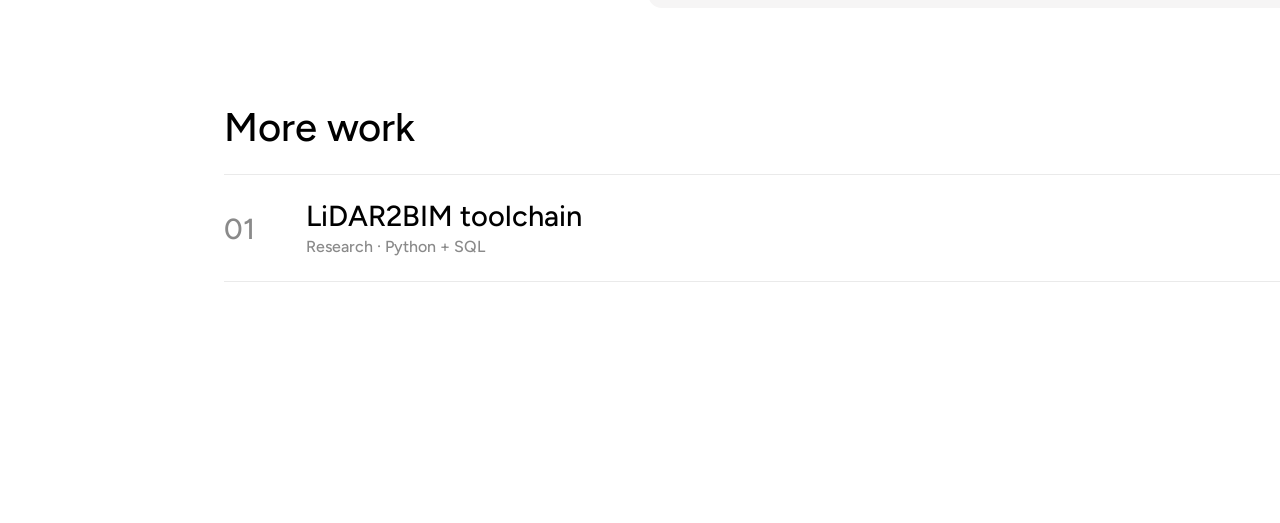
<file: work/fashion-weak.html>
<!doctype html>
<html lang="en">
<head>
  <meta charset="utf-8">
  <meta name="viewport" content="width=device-width, initial-scale=1">
  <title>fashion weAk — Roger A. M. Santos</title>
  <meta name="description" content="fashion weAk: a wardrobe app that helps people with a minimal wardrobe wear colour with confidence. UX/UI case study by Roger A. M. Santos.">
  <link rel="icon" href="../assets/images/logo.svg" type="image/svg+xml">
  <link rel="preconnect" href="https://fonts.googleapis.com">
  <link rel="preconnect" href="https://fonts.gstatic.com" crossorigin>
  <link rel="stylesheet" href="https://fonts.googleapis.com/css2?family=Figtree:ital,wght@0,500;0,600;0,700;1,500&display=swap">
  <link rel="stylesheet" href="../assets/css/styles.css?v=20261028">
  <script>document.documentElement.classList.add("js")</script>
  <script src="../assets/js/script.js?v=20261028" defer></script>
</head>
<body>
  <header class="site-header">
    <a class="logo" href="../" aria-label="Roger A. M. Santos — home"><img src="../assets/images/logo.svg" width="44" height="52" alt=""></a>
    <nav aria-label="Main">
      <ul class="nav">
        <li><a href="../" aria-current="page">work</a></li>
        <li><a href="../info.html">info</a></li>
        <li><a href="../archive.html">archive</a></li>
      </ul>
    </nav>
  </header>

  <main class="cs" id="top">
    <aside class="cs-index" aria-label="On this page">
      <a class="cs-back" href="../">← all work</a>
      <div class="cs-toggle" role="group" aria-label="Reading mode">
        <button type="button" aria-pressed="true" data-mode="full">Full</button>
        <button type="button" aria-pressed="false" data-mode="tldr">TL;DR</button>
      </div>
      <ul class="cs-stops">
        <li><a href="#overview">Overview</a></li>
        <li><a href="#impact">Impact</a></li>
        <li><a href="#users">Users</a></li>
        <li><a href="#feature-map">Feature Map</a></li>
        <li><a href="#process">Process</a></li>
        <li><a href="#iterations">Iterations</a></li>
        <li><a href="#key-decisions">Key Decisions</a></li>
        <li><a href="#experiences">Experiences</a></li>
        <li><a href="#branding">Branding</a></li>
        <li><a href="#ai-workflow">AI Workflow</a></li>
        <li><a href="#growth">Growth</a></li>
        <li><a href="#feedback">Feedback</a></li>
      </ul>
    </aside>

    <article class="cs-content">
      <header class="cs-hero" id="overview">
        <div class="cs-title"><h1>fashion weak</h1><p class="cs-subtitle">Helping people with a minimal wardrobe wear colour with confidence</p></div>
        <p class="cs-cats">ux research <span class="accent">/</span> product design <span class="accent">/</span> mobile app</p>
        <p class="cs-text">fashion weAk is a wardrobe app for people who are a bit “weak at fashion”: weAk = your weak spot, sorted. In a two-week solo project, I researched why people with small wardrobes keep reaching for black and navy, then designed an app that <mark>builds outfits from clothes you already own, in colours that suit you</mark>.</p>
        <div class="cs-meta"><dl><dt>role <span class="accent">↓</span></dt><dd>UX/UI Designer (solo)</dd></dl><dl><dt>timeline <span class="accent">↓</span></dt><dd>Oct 2026 · [2] weeks</dd></dl><dl><dt>scope <span class="accent">↓</span></dt><dd>Research, UX/UI, Prototyping</dd></dl><dl><dt>context <span class="accent">↓</span></dt><dd>Ironhack UX/UI bootcamp</dd></dl><span class="chip chip--panel">[5] min read</span></div>
        <div class="cs-media cs-media--hero"><div class="screens" style="--h:516px"><img src="../assets/images/fashion-weak/home.png" alt="Home: “Good morning, Jamie!”, Berlin weather and today’s clothes"><img src="../assets/images/fashion-weak/palette.png" alt="Profile: my colour palette"><img src="../assets/images/fashion-weak/outfits-summer.png" alt="Outfits filtered by summer, with Wada colour combinations"><img src="../assets/images/fashion-weak/wardrobe.png" alt="Wardrobe filtered by T-shirts"></div></div>
      </header>

      <section class="cs-summary reveal" id="impact" aria-label="Impact">
        <div class="cs-row"><p class="cs-tag"><span class="accent">{</span> challenge <span class="accent">}</span></p><p class="cs-text">Adults with a minimal wardrobe need to combine the clothes they already own with confidence, because they don’t know which colours work together, so they stick to dark “safe” ones. The challenge: help them do it without adding more choice, shopping or clutter.</p></div>
        <hr>
        <div class="cs-row"><p class="cs-tag"><span class="accent">{</span> impact <span class="accent">}</span></p><div class="stats"><p class="stat"><strong>26</strong><span>people surveyed</span></p><p class="stat"><strong>44%</strong><span>of their clothes worn regularly</span></p><p class="stat"><strong>77%</strong><span>felt unsure about an outfit recently</span></p><p class="stat"><strong>13 min</strong><span>a day in front of the wardrobe, about 3 days a year</span></p></div></div>
        <hr>
        <div class="cs-row"><p class="cs-tag"><span class="accent">{</span> approach <span class="accent">}</span></p><p class="cs-text">A solo project, end to end: a survey with 26 people, 3 interviews, affinity mapping, persona, journey map, MoSCoW, information architecture, low-fi to hi-fi, and concept testing with three users. I built the prototype on a real test wardrobe, so every outfit uses clothes that actually exist.</p></div>
      </section>

      <section class="cs-section reveal" id="users" aria-labelledby="users-title">
        <header class="cs-head">
          <div class="cs-kicker"><p class="cs-tag"><span class="accent">{</span> users <span class="accent">}</span></p><span class="cs-num" aria-hidden="true">01</span></div>
          <h2 id="users-title">Meet Jamie, “The Safe Dresser”</h2>
          <p class="cs-text">One persona, built from the interviews: someone who doesn’t care much about clothes, but still doesn’t want to look bad.</p>
        </header>
        <div class="two-col">
          <article class="card">
            <p class="card-band">Persona</p>
            <div class="card-body"><span class="card-icon" aria-hidden="true"></span><h3>Jamie, 30, Berlin</h3><p>Freelancer with a small, practical wardrobe. Gets dressed in 2–3 minutes by sticking to dark colours he knows “work”, and asks his sister or partner for a second opinion. Uses Pinterest, YouTube and Google; shops at Uniqlo and secondhand.</p></div>
          </article>
          <article class="card">
            <p class="card-band">Goals &amp; pain points</p>
            <div class="card-body"><span class="card-icon" aria-hidden="true"></span><h3>What he needs</h3><p>Know which colours suit him, wear more colour without standing out, and get more outfits from what he owns. The pain: he only finds out a colour doesn’t work after buying it, or right as he leaves the house.</p></div>
          </article>
        </div>
      </section>

      <section class="cs-section reveal" id="feature-map" aria-labelledby="feature-map-title">
        <header class="cs-head">
          <div class="cs-kicker"><p class="cs-tag"><span class="accent">{</span> feature map <span class="accent">}</span></p><span class="cs-num" aria-hidden="true">02</span></div>
          <h2 id="feature-map-title">Four tabs, nothing more</h2>
          <p class="cs-text">The information architecture keeps the app small on purpose: Home, Wardrobe, Outfits and Profile. MoSCoW decided what stays out.</p>
        </header>
        <div class="board fmap">
          <div class="fmap-tabs"><div class="fmap-box"><p class="fmap-tab">Home</p><ul><li>└ Login</li><li>└ Weather (location)</li><li>└ Today’s clothes</li></ul></div><div class="fmap-box"><p class="fmap-tab">Wardrobe</p><ul><li>└ Items by category</li><li>└ Add item</li><li>└ Item detail · in 2 outfits</li></ul></div><div class="fmap-box"><p class="fmap-tab">Outfits</p><ul><li>└ Season filter</li><li>└ Saved outfits</li><li>└ Combine items (Wada Sanzo)</li></ul></div><div class="fmap-box"><p class="fmap-tab">Profile</p><ul><li>└ Find your colours</li><li>└ Your colour palette</li><li>└ Colour’s dashboard</li></ul></div></div>
          <div class="fmap-moscow"><div class="fmap-box"><span class="chip chip--soft">Must have</span><ul><li>• A colour palette that suits you</li><li>• A wardrobe of what you already own</li><li>• Outfits combined from those items</li></ul></div><div class="fmap-box"><span class="chip">Won’t have</span><ul><li>• Daily notifications</li><li>• Shopping suggestions from other stores</li><li>• Endless seasonal palettes</li></ul></div></div>
        </div>
      </section>

      <section class="cs-section reveal" id="process" aria-labelledby="process-title">
        <header class="cs-head">
          <div class="cs-kicker"><p class="cs-tag"><span class="accent">{</span> process <span class="accent">}</span></p><span class="cs-num" aria-hidden="true">03</span></div>
          <h2 id="process-title">From a survey to sticky notes</h2>
          <p class="cs-text">A survey with 26 people, then three interviews (P1–P3), clustered into an affinity diagram of 16 themes. Crazy 8s for ideas, and a look at Acloset and ALTA: both catalogue clothes well, but lean on shopping, AI suggestions and endless options.</p>
        </header>
        <div class="research">
          <div class="board quotes">
            <span class="chip chip--white">What they said</span>
            <ul><li>“With black on black you can’t go wrong.” — P2</li><li>“Even though the fit was okay, the color was off, so I passed.” — P3</li><li>“I try to basically minimize the choice a lot.” — P1</li><li>“I don’t want to attract much attention… but I also don’t want to look bad.” — P1</li><li>“It’s just frustrating when there’s a clash of opinions.” — P3</li></ul>
          </div>
          <div class="board synthesis">
            <span class="chip chip--pain">Pain points</span>
            <span class="chip chip--soft chip--opp">Opportunities</span>
            <div class="themes"><div class="theme"><small>colour</small><strong>Dark feels safe</strong><p>People don’t avoid colour, they can’t judge it until after buying.</p></div><div class="theme"><small>minimalism</small><strong>Fewer choices, on purpose</strong><p>Two pairs of trousers, the same shirt in a few colours.</p></div><div class="theme"><small>others’ opinions</small><strong>Feedback arrives too late</strong><p>A sister or partner says “no” right before leaving.</p></div><div class="theme"><small>context</small><strong>The occasion decides</strong><p>Venue, weather and comfort matter more than trends.</p></div></div>
          </div>
        </div>
        <div class="board audit">
          <div class="cs-media audit-media"><div class="screens" style="--h:407px"><img src="../assets/images/fashion-weak/competitor-1.png" alt="Screen from a competitor wardrobe app (Acloset or ALTA)"><img src="../assets/images/fashion-weak/competitor-2.png" alt="Screen from a competitor wardrobe app (Acloset or ALTA)"><img src="../assets/images/fashion-weak/competitor-3.png" alt="Screen from a competitor wardrobe app (Acloset or ALTA)"><img src="../assets/images/fashion-weak/competitor-4.png" alt="Screen from a competitor wardrobe app (Acloset or ALTA)"></div></div>
          <div class="note note--1"><small>Notes</small><strong>Acloset</strong><ul><li>• [What it does well]</li><li>• [What I left out]</li></ul></div>
          <div class="note note--2"><small>Notes</small><strong>ALTA</strong><ul><li>• [What it does well]</li><li>• [What I left out]</li></ul></div>
          <div class="note note--3"><small>Notes</small><strong>Shopping</strong><ul><li>• Store suggestions push buying, not wearing</li></ul></div>
          <div class="note note--4"><small>Notes</small><strong>Kept out (MoSCoW)</strong><ul><li>• No daily notifications</li><li>• No endless seasonal palettes</li></ul></div>
        </div>
      </section>

      <section class="cs-section reveal" id="iterations" aria-labelledby="iterations-title">
        <header class="cs-head">
          <div class="cs-kicker"><p class="cs-tag"><span class="accent">{</span> iterations <span class="accent">}</span></p><span class="cs-num" aria-hidden="true">04</span></div>
          <h2 id="iterations-title">Three rounds, five changes</h2>
          <p class="cs-text">Low-fi (19.10), a “dumb” hi-fi (21.10) and the final hi-fi. Concept tests with three users changed five things before the final design.</p>
        </header>
        <div class="board steps">
          <div class="cs-media step-media step-media--1"><div class="screens" style="--h:315px"><img src="../assets/images/fashion-weak/lowfi-home.jpg" alt="Low-fi sketch of the home screen"></div></div>
          <span class="chip step-chip step-chip--1">Low-fi</span>
          <div class="cs-media step-media step-media--2"><div class="screens" style="--h:328px"><img src="../assets/images/fashion-weak/dumb-wardrobe.png" alt="“Dumb” hi-fi wardrobe screen"><img src="../assets/images/fashion-weak/dumb-outfit.png" alt="“Dumb” hi-fi outfit screen"></div></div>
          <span class="chip step-chip step-chip--2">“Dumb” hi-fi</span>
          <div class="cs-media step-media step-media--3"><div class="screens" style="--h:328px"><img src="../assets/images/fashion-weak/wardrobe.png" alt="Hi-fi wardrobe screen"></div></div>
          <span class="chip chip--soft step-chip step-chip--3">Hi-fi</span>
        </div>
        <div class="board compare">
          <span class="chip compare-chip--before">Before feedback</span>
          <ul class="compare-list compare-list--before"><li>• The home screen looked like a profile page</li><li>• Exact hex codes felt technical</li><li>• Items were sorted by upload order</li><li>• A temperature filter felt too rigid</li><li>• “Where else do I wear this item?”</li></ul>
          <div class="cs-media compare-media compare-media--before"><div class="screens" style="--h:328px"><img src="../assets/images/fashion-weak/dumb-wardrobe.png" alt="Wardrobe before testing"><img src="../assets/images/fashion-weak/dumb-scan.png" alt="Colour scan before testing"></div></div>
          <span class="chip chip--soft compare-chip--after">After feedback</span>
          <ul class="compare-list compare-list--after"><li>• Home became a daily dashboard: weather + today’s clothes</li><li>• Broad colour names: Sage green, Mustard, Indigo</li><li>• Wardrobe filters by item type</li><li>• Outfits filter by season</li><li>• Item detail shows the outfits that use it</li></ul>
          <div class="cs-media compare-media compare-media--after"><div class="screens" style="--h:328px"><img src="../assets/images/fashion-weak/wardrobe.png" alt="Wardrobe after testing, filtered by item type"><img src="../assets/images/fashion-weak/home.png" alt="Home after testing: daily dashboard"></div></div>
        </div>
      </section>

      <section class="cs-section reveal" id="key-decisions" aria-labelledby="key-decisions-title">
        <header class="cs-head">
          <div class="cs-kicker"><p class="cs-tag"><span class="accent">{</span> key decisions <span class="accent">}</span></p><span class="cs-num" aria-hidden="true">05</span></div>
          <h2 id="key-decisions-title">Four decisions that shaped it</h2>
          <p class="cs-text">Each one came from testing or from the research, not from taste.</p>
        </header>
        <div class="cards cards--2"><article class="card"><p class="card-band">Decision 1</p><div class="card-body"><h3>Home shows today’s outfit</h3><p>Testers read the first home as a profile page. Now it opens with the weather and an outfit you already own.</p></div></article><article class="card"><p class="card-band">Decision 2</p><div class="card-body"><h3>Seasons, not temperature</h3><p>A temperature filter felt too rigid. Seasons match how people actually plan what to wear.</p></div></article><article class="card"><p class="card-band">Decision 3</p><div class="card-body"><h3>Colour names, not hex codes</h3><p>Sage green, Mustard, Indigo: words people already use when they shop.</p></div></article><article class="card"><p class="card-band">Decision 4</p><div class="card-body"><h3>A 100-year-old colour system</h3><p>Combinations from Sanzo Wada’s Dictionary of Color Combinations, only with items you own. No shopping, no daily notifications.</p></div></article></div>
      </section>

      <section class="cs-section reveal" id="experiences" aria-labelledby="experiences-title">
        <header class="cs-head">
          <div class="cs-kicker"><p class="cs-tag"><span class="accent">{</span> experiences <span class="accent">}</span></p><span class="cs-num" aria-hidden="true">06</span></div>
          <h2 id="experiences-title">Four everyday moments</h2>
          <p class="cs-text">The main flows of the final prototype, from opening the app to knowing which colours suit you.</p>
        </header>
        <div class="flows"><article class="flow"><h3>Today’s outfit</h3><p>Log in, and the home shows the Berlin weather and an outfit you already own.</p><div class="cs-media flow-media"><img src="../assets/images/fashion-weak/login.png" alt="Login screen" width="151" height="328"><img src="../assets/images/fashion-weak/home.png" alt="Home with today’s clothes" width="151" height="328"></div></article><article class="flow"><h3>Your wardrobe by type</h3><p>Filter your clothes by item type in two taps.</p><div class="cs-media flow-media"><img src="../assets/images/fashion-weak/category-filter.png" alt="Category filter" width="151" height="328"><img src="../assets/images/fashion-weak/wardrobe.png" alt="Wardrobe filtered by T-shirts" width="151" height="328"></div></article><article class="flow"><h3>Outfits by season</h3><p>Wada combinations from your own items, filtered by season.</p><div class="cs-media flow-media"><img src="../assets/images/fashion-weak/outfits-spring.png" alt="Outfits in spring" width="151" height="328"><img src="../assets/images/fashion-weak/outfits-summer.png" alt="Outfits in summer" width="151" height="328"></div></article><article class="flow"><h3>Colours that suit you</h3><p>Your palette, and a dashboard of how many items you own in each colour.</p><div class="cs-media flow-media"><img src="../assets/images/fashion-weak/palette.png" alt="My colour palette" width="151" height="328"><img src="../assets/images/fashion-weak/colour-dashboard.png" alt="Colour’s dashboard" width="151" height="328"></div></article></div>
      </section>

      <section class="cs-section reveal" id="branding" aria-labelledby="branding-title">
        <header class="cs-head">
          <div class="cs-kicker"><p class="cs-tag"><span class="accent">{</span> branding <span class="accent">}</span></p><span class="cs-num" aria-hidden="true">07</span></div>
          <h2 id="branding-title">weAk = your weak spot, sorted</h2>
          <p class="cs-text">A logo that hides the joke in plain sight, and colour names taken from Sanzo Wada’s system instead of hex codes.</p>
        </header>
        <div class="flows"><figure class="flow brand"><figcaption>Logo exploration</figcaption><div class="brand-img"><img src="../assets/images/fashion-weak/logo-exploration.jpg" alt="Logo exploration for fashion weAk"></div></figure><figure class="flow brand"><figcaption>Colour palette</figcaption><div class="brand-img"><img src="../assets/images/fashion-weak/colour-palette.jpg" alt="Colour palette with Wada colour names"></div></figure></div>
      </section>

      <section class="cs-section reveal" id="ai-workflow" aria-labelledby="ai-workflow-title">
        <header class="cs-head">
          <div class="cs-kicker"><p class="cs-tag"><span class="accent">{</span> ai workflow <span class="accent">}</span></p><span class="cs-num" aria-hidden="true">08</span></div>
          <h2 id="ai-workflow-title">AI as an assistant, not the designer</h2>
          <p class="cs-text">Every decision was checked against my own interviews and testing.</p>
        </header>
        <div class="cards cards--3"><article class="card"><p class="card-band">Research</p><div class="card-body"><h3>Research</h3><p>Drafted survey questions and helped cluster the affinity diagram.</p></div></article><article class="card"><p class="card-band">Synthesis</p><div class="card-body"><h3>Synthesis</h3><p>Sharpened the persona and problem statement after feedback.</p></div></article><article class="card"><p class="card-band">Structure</p><div class="card-body"><h3>Structure</h3><p>Mapped the information architecture and colour groups.</p></div></article></div>
      </section>

      <section class="cs-section reveal" id="growth" aria-labelledby="growth-title">
        <header class="cs-head">
          <div class="cs-kicker"><p class="cs-tag"><span class="accent">{</span> growth <span class="accent">}</span></p><span class="cs-num" aria-hidden="true">09</span></div>
          <h2 id="growth-title">What’s next</h2>
          <p class="cs-text">Two features I’d design next, both from tester requests.</p>
        </header>
        <div class="cards cards--2"><article class="card"><p class="card-band">Next</p><div class="card-body"><h3>Saved outfits, Wishlist and Settings</h3><p>Design the three screens that are still missing from the Profile and Outfits tabs.</p></div></article><article class="card"><p class="card-band">Later</p><div class="card-body"><h3>Recolour your own clothes</h3><p>Preview a piece you already own in a new colour before buying anything.</p></div></article></div>
      </section>

      <section class="cs-section reveal" id="feedback" aria-labelledby="feedback-title">
        <header class="cs-head">
          <div class="cs-kicker"><p class="cs-tag"><span class="accent">{</span> feedback <span class="accent">}</span></p><span class="cs-num" aria-hidden="true">10</span></div>
          <h2 id="feedback-title">What the final presentation taught me</h2>
          <p class="cs-text">Reviewers liked the problem, but said I told them the idea instead of leading them through it. Here is what I’m changing.</p>
        </header>
        <div class="feedback">
          <div class="board fb-col fb-col--worked"><span class="chip chip--white">What worked</span><p class="fb-strong">The “black on black” quote won the room over: one reviewer said they would have invested at that line.</p><p>Berlin as the setting connected with everyone.</p></div>
          <div class="board fb-col"><span class="chip chip--soft">What I’m changing</span><ul><li>• Align the problem statement with the MVP: it’s about combining what you already own.</li><li>• Show how the app knows your colours: a colour analysis, by a professional or a photo scan, sets the palette.</li><li>• Show Wada Sanzo inside the app: “Combination 242 · from Wada Sanzo’s book”.</li><li>• Use two clear names: “colours that suit you” and “colours you own”.</li><li>• Explain the name in one line: weAk = your weak spot, sorted.</li></ul></div>
        </div>
      </section>

      <nav class="more reveal" aria-labelledby="more-title">
        <h2 id="more-title">More work</h2>
        <ul>
          <li><a href="../archive.html"><span class="n">01</span><span><span class="t">LiDAR2BIM toolchain</span><span class="c">Research · Python + SQL</span></span><span class="arrow" aria-hidden="true">↗</span></a></li>
        </ul>
      </nav>
    </article>
  </main>

  <footer class="site-footer">
    <ul class="footer-meta">
      <li>Roger A. M. Santos</li>
      <li><a href="mailto:rogeramsantos@gmail.com">rogeramsantos@gmail.com</a></li>
      <li>© 2026</li>
      <li class="footer-location"><img src="../assets/icons/pin.svg" width="16" height="16" alt="">Berlin</li>
    </ul>
    <ul class="footer-links">
      <li><a href="https://www.linkedin.com/in/rogeramsantos/" target="_blank" rel="noopener" aria-label="LinkedIn"><img src="../assets/icons/linkedin.svg" width="24" height="24" alt=""></a></li>
      <li><a href="https://github.com/rogeramsantos" target="_blank" rel="noopener" aria-label="GitHub"><img src="../assets/icons/github.png" width="24" height="24" alt=""></a></li>
      <li><a href="mailto:rogeramsantos@gmail.com" aria-label="Email"><img src="../assets/icons/email.svg" width="24" height="24" alt=""></a></li>
    </ul>
  </footer>
</body>
</html>
</file>
<file: assets/css/styles.css>
/* ==========================================================================
   Rogerio A. M. Santos — portfolio
   Tokens mirror the Figma collection "Foundations v2" (mode v3).
   ========================================================================== */

:root {
  /* Color */
  --color-bg: #ffffff;
  --color-placeholder: #ededed;
  --color-placeholder-alt: #dfdfdf;
  --color-overlay: rgba(0, 0, 0, 0.55);
  --color-text: #000000;
  --color-nav-active: #222222;
  --color-text-muted: #8a8a8a;
  --color-text-subtle: #a8a8a8;
  --color-text-on-image: #ffffff;
  --color-text-on-image-muted: #bdbdbd;
  --color-accent: #632940;
  --color-accent-tint: rgba(99, 41, 64, 0.21);
  --color-accent-soft: #efe5e9;
  --color-divider: #eaeaea;
  --color-rule: #bbbbbb;

  /* Spacing */
  --page-x: 60px;
  --header-top: 35px;
  --space-section: 64px;
  --tile-pad: 32px;
  --nav-gap: 24px;
  --header-h: 139px;
  --footer-h: 57px;

  /* Type */
  --font: "Figtree", "Proxima Nova", system-ui, -apple-system, "Segoe UI", sans-serif;

  --ease: cubic-bezier(0.22, 0.61, 0.36, 1);
}

*,
*::before,
*::after { box-sizing: border-box; }

html { -webkit-text-size-adjust: 100%; }

body {
  margin: 0;
  padding-bottom: var(--footer-h);
  background: var(--color-bg);
  color: var(--color-text);
  font: 500 14px/21px var(--font);
  -webkit-font-smoothing: antialiased;
  transition: opacity 0.2s ease;
}

body.is-leaving { opacity: 0; }

img { display: block; max-width: 100%; height: auto; }

a { color: inherit; }

:focus-visible {
  outline: 2px solid var(--color-accent);
  outline-offset: 3px;
}

.visually-hidden {
  position: absolute;
  width: 1px;
  height: 1px;
  overflow: hidden;
  clip: rect(0 0 0 0);
  white-space: nowrap;
}

/* ---------- Text styles (match Figma v2/…) ---------- */

.t-label {
  font-size: 12.5px;
  line-height: 18px;
  font-weight: 600;
  letter-spacing: 3.1px;
  text-transform: uppercase;
  color: var(--color-text);
  margin: 0;
}

.t-label .accent,
.accent { color: var(--color-accent); }

.t-display {
  font-size: 80px;
  line-height: 82px;
  font-weight: 700;
  letter-spacing: 0.3px;
  color: var(--color-accent-tint);
  margin: 0;
}

.t-lead {
  font-size: 26px;
  line-height: 33px;
  letter-spacing: 0.15px;
  font-weight: 500;
  margin: 0;
}

.t-timeline {
  font-size: 20px;
  line-height: 27px;
  letter-spacing: 0.15px;
  font-weight: 500;
  margin: 0;
}

.t-body { color: var(--color-text-muted); margin: 0; }
.t-body strong { font-weight: 700; }

/* ---------- Header ---------- */

/* Header and footer stay put while scrolling (Figma "website v6") */
.site-header {
  position: sticky;
  top: 0;
  z-index: 10;
  display: flex;
  align-items: center;
  justify-content: space-between;
  padding: 67px 48px 20px; /* frame 35 + nav-bar 32 */
  background: var(--color-bg);
}

.logo {
  display: block;
  width: 44px;
  transition: transform 0.4s var(--ease);
}

.logo:hover { transform: rotate(-6deg) scale(1.04); }

.logo img { display: block; width: 44px; height: 52px; }

.nav {
  display: flex;
  gap: 16px;
  margin: 0;
  padding: 0;
  list-style: none;
}

.nav a {
  display: block;
  padding: 8px;
  font-size: 18px;
  line-height: 21px;
  font-weight: 600;
  letter-spacing: 2px;
  text-transform: uppercase;
  text-decoration: none;
  color: var(--color-text-muted);
  transition: color 0.2s ease;
}

.nav a:hover { color: var(--color-accent); }
.nav a[aria-current="page"] { color: var(--color-nav-active); }

/* ---------- Intro ---------- */

.intro {
  max-width: 774px;
  margin: var(--space-section) auto;
  padding: 0 var(--page-x);
  text-align: center;
  box-sizing: content-box;
}

.intro p {
  font-size: 26px;
  line-height: 30px;
  margin: 0;
  text-wrap: balance;
}

.intro .kicker {
  font-size: 19.5px;
  line-height: 33px;
  font-style: italic;
  margin-bottom: 8px;
}

/* ---------- Project grid + tiles ---------- */

.grid {
  display: grid;
  grid-template-columns: repeat(3, 1fr);
  margin: 0 var(--page-x);
  padding: 0;
  list-style: none;
}

.tile {
  position: relative;
  display: flex;
  flex-direction: column;
  justify-content: flex-end;
  aspect-ratio: 1 / 1;
  padding: var(--tile-pad);
  overflow: hidden;
  text-decoration: none;
  color: var(--color-text-on-image);
  background: var(--tile-bg, var(--color-placeholder));
  isolation: isolate;
}

.grid > li:nth-child(even) .tile { --tile-bg: var(--color-placeholder-alt); }

.tile-art {
  position: absolute;
  inset: 0;
  z-index: -2;
  display: grid;
  place-items: center;
  transition: transform 0.8s var(--ease);
}

.tile-art img { width: 100%; height: 100%; object-fit: cover; }

.tile-art .tile-mark {
  font-size: clamp(64px, 9vw, 140px);
  font-weight: 700;
  line-height: 1;
  color: var(--color-accent-tint);
}

.tile::after {
  content: "";
  position: absolute;
  inset: 0;
  z-index: -1;
  background: var(--color-overlay);
  opacity: 0;
  transition: opacity 0.35s var(--ease);
}

.tile-title {
  font-size: 29px;
  line-height: 33px;
  letter-spacing: 1px;
  font-weight: 500;
  margin: 0 0 8px;
}

.tile-cat {
  font-size: 12px;
  line-height: 17px;
  font-weight: 600;
  letter-spacing: 2.74px;
  text-transform: uppercase;
  color: var(--color-text-on-image-muted);
  margin: 0;
}

.tile-title,
.tile-cat {
  opacity: 0;
  transform: translateY(12px);
  transition: opacity 0.35s var(--ease), transform 0.35s var(--ease);
}

.tile-cat { transition-delay: 0.04s; }

a.tile:hover::after,
a.tile:focus-visible::after { opacity: 1; }

a.tile:hover .tile-art { transform: scale(1.03); }

a.tile:hover .tile-title,
a.tile:hover .tile-cat,
a.tile:focus-visible .tile-title,
a.tile:focus-visible .tile-cat {
  opacity: 1;
  transform: none;
}

.tile--accent { --tile-bg: var(--color-accent-soft); }
.grid > li:nth-child(even) .tile--accent { --tile-bg: var(--color-accent-soft); }

.tile--soon { cursor: default; }
.tile--soon .tile-title,
.tile--soon .tile-cat {
  opacity: 1;
  transform: none;
  color: var(--color-text-muted);
}

/* Touch screens have no hover: always show titles */
@media (hover: none) {
  a.tile::after { opacity: 1; }
  a.tile .tile-title,
  a.tile .tile-cat { opacity: 1; transform: none; }
}

/* ---------- Footer ---------- */

.site-footer {
  display: flex;
  align-items: center;
  justify-content: space-between;
  gap: 12px 24px;
  position: fixed;
  right: 0;
  bottom: 0;
  left: 0;
  z-index: 10;
  padding: 16px 54px;
  border-top: 1px solid #bdbdbd;
  background: var(--color-bg);
  font-size: 18px;
  line-height: 21px;
  font-weight: 500;
  color: var(--color-text-subtle);
}

main { margin-bottom: var(--space-section); }

.footer-meta,
.footer-links {
  display: flex;
  align-items: center;
  margin: 0;
  padding: 0;
  list-style: none;
}

.footer-meta li { display: inline-flex; align-items: center; }

/* Divider = Figma "fluent:divider-tall-16": 1×14 accent line in a 16px box, 5px gaps */
.footer-meta li + li::before {
  content: "";
  width: 1px;
  height: 14px;
  margin: 0 13px 0 12px;
  background: var(--color-accent);
}

.footer-location img { width: 16px; height: 16px; margin-right: 7px; }

.footer-meta a { color: inherit; text-decoration: none; }

.footer-links { gap: 16px; }
.footer-links a { display: block; transition: opacity 0.2s ease; }
.footer-links img { display: block; width: 24px; height: 24px; }

.footer-meta a:hover { color: var(--color-accent); }
.footer-links a:hover { opacity: 0.7; }

/* ---------- Content containers ---------- */

.container {
  max-width: 1140px;
  margin: 0 auto;
  padding: 0 var(--page-x);
  box-sizing: content-box;
}

.container--case { max-width: 1096px; }

.rule {
  border: 0;
  border-top: 1px solid var(--color-rule);
  margin: 0;
}

.rule--heavy { border-top: 3px solid var(--color-text); }

/* ---------- Info page (Figma "Info" / component "Info content") ---------- */

.info {
  display: grid;
  gap: 48px;
  width: 1140px;
  margin: 64px auto 0;
  padding-bottom: 96px;
}

.info :is(h1, h2, p, ul) { margin: 0; }

.info-top { display: grid; grid-template-columns: 463px 463px; column-gap: 117px; align-items: start; }

.info-about { display: grid; gap: 24px; }
.info-about p { font-size: 26px; line-height: 33px; letter-spacing: 0.15px; }
.info-photo { width: 463px; height: 357px; object-fit: cover; border-radius: 16px; }

.info-fact { display: flex; align-items: center; gap: 9px; }
.info-fact img { flex: none; width: 24px; height: 24px; }

.info-timeline { display: grid; gap: 16px; }
.info-timeline h1 { font-size: 80px; line-height: 82px; font-weight: 700; letter-spacing: 0.3px; color: var(--color-accent); }

.info-entry { display: grid; gap: 12px; padding-top: 12px; }
.info-entry p:not(.info-label) { font-size: 20px; line-height: 27px; letter-spacing: 0.15px; }

.info-label {
  font-size: 20px;
  line-height: 18px;
  font-weight: 600;
  letter-spacing: 3.1px;
  text-transform: uppercase;
}

.info-link { color: #007aff; }
.info-link:hover { color: var(--color-accent); }

.info-space { height: 54px; }

.info-rule { width: 100%; margin: 0; border: 0; border-top: 1px solid var(--color-rule); }

.info-details { display: grid; grid-template-columns: repeat(4, 285px); align-items: start; }
.info-details > div { display: grid; gap: 16px; }

.info-item { display: grid; gap: 4px; font-size: 16px; line-height: 21px; color: var(--color-text-muted); }
.info-item--list { gap: 8px; }
.info-item-title { font-size: 17px; font-weight: 700; }

.info-bullets { padding-left: 24px; }

.info-tools { display: grid; gap: 8px; padding: 0; list-style: none; }
.info-tools li { display: flex; align-items: center; gap: 8px; }
.info-tools img { width: 24px; height: 24px; }

/* ---------- Case study (Figma "Case Study", v5 hybrid) ---------- */

.cs {
  display: grid;
  grid-template-columns: 180px 1076px;
  justify-content: center;
  gap: 64px;
  padding: 96px 60px 120px;
}

.cs-index {
  position: sticky;
  top: calc(var(--header-h) + 96px);
  align-self: start;
  display: grid;
  gap: 28px;
  font-size: 16px;
  line-height: 21px;
}

.cs-back { color: var(--color-text-muted); text-decoration: none; }
.cs-back:hover { color: var(--color-accent); }

.cs-toggle { display: flex; }

.cs-toggle button {
  font: inherit;
  padding: 5px 12px;
  border: 1px solid transparent;
  border-radius: 20px;
  background: none;
  color: var(--color-text-muted);
  cursor: pointer;
}

.cs-toggle button[aria-pressed="true"] { border-color: var(--color-text); color: var(--color-text); }

.cs-stops { display: grid; gap: 12px; margin: 0; padding: 0; list-style: none; }

.cs-stops a {
  display: flex;
  align-items: center;
  gap: 10px;
  color: var(--color-text-muted);
  text-decoration: none;
  transition: color 0.2s ease;
}

.cs-stops a::before {
  content: "";
  width: 2px;
  height: 16px;
  background: transparent; /* Figma v7: only the active section shows its line */
  transition: background 0.2s ease;
}

.cs-stops a:hover,
.cs-stops a.is-active { color: var(--color-text); }
.cs-stops a.is-active::before { background: var(--color-accent); }

.cs-content { display: grid; grid-template-columns: minmax(0, 1fr); gap: 96px; min-width: 0; }

.cs-content :is(h1, h2, h3, p, ul) { margin: 0; }

.cs-hero { display: grid; gap: 28px; }
.cs-hero h1 { font-size: 80px; line-height: 82px; font-weight: 700; }
.cs-title { display: grid; gap: 10px; }
.cs-subtitle { font-size: 26px; line-height: 33px; color: var(--color-text-muted); }
.cs-cats { font-size: 12px; line-height: 17px; font-weight: 600; letter-spacing: 2.74px; text-transform: uppercase; }

.cs-text { font-size: 20px; line-height: 27px; max-width: 724px; }
.cs-text mark { background: none; color: var(--color-accent); }

.cs-meta { display: flex; align-items: flex-start; gap: 64px; }
.cs-meta dl { display: grid; gap: 6px; margin: 0; }
.cs-meta dt { font-size: 12px; line-height: 17px; font-weight: 600; letter-spacing: 2.74px; text-transform: uppercase; }
.cs-meta dd { margin: 0; font-size: 16px; line-height: 21px; }
.cs-meta .chip { margin: 11px 0 0 auto; }

.chip {
  display: inline-block;
  justify-self: start;
  padding: 6px 14px;
  border-radius: 20px;
  background: var(--color-divider);
  font-size: 16px;
  line-height: 21px;
}

.chip--white { background: var(--color-bg); }
.chip--soft { background: var(--color-accent-soft); }
.chip--panel { background: #f6f5f5; }

.board {
  border-radius: 14px;
  background: #f6f5f5;
  padding: 34px;
}

.cs-media {
  display: flex;
  align-items: center;
  justify-content: center;
  border-radius: 10px;
  background: var(--color-bg);
}

.cs-media--hero { height: 580px; border-radius: 14px; background: var(--color-placeholder); }

.screens { display: flex; gap: 16px; }

.screens img {
  width: auto;
  height: var(--h);
  border-radius: 10px;
  background: var(--color-bg);
  box-shadow: 0 4px 16px rgba(0, 0, 0, 0.08);
}

.placeholder {
  display: grid;
  place-items: center;
  min-height: 360px;
  border-radius: 14px;
  background: var(--color-placeholder);
  color: var(--color-text-subtle);
  font-size: 12.5px;
  font-weight: 600;
  letter-spacing: 3.1px;
  text-transform: uppercase;
  text-align: center;
  padding: 24px;
}

.placeholder--white { background: var(--color-bg); min-height: 280px; }
.cs-hero .placeholder { aspect-ratio: 1076 / 580; }

/* Summary */
.cs-summary { display: grid; gap: 40px; }
.cs-summary hr { border: 0; border-top: 1px solid var(--color-divider); margin: 0; width: 100%; }
.cs-row { display: grid; grid-template-columns: 260px minmax(0, 1fr); gap: 24px; }

.cs-tag { font-size: 20px; line-height: 18px; font-weight: 600; white-space: nowrap; }
.cs-tag .accent { font-weight: 600; }

.stats { display: grid; grid-template-columns: repeat(2, minmax(0, 300px)); gap: 40px 64px; }
.stats--row { display: flex; flex-wrap: wrap; gap: 32px 120px; }
.stat { display: grid; gap: 6px; }
.stat strong { font-size: 40px; line-height: 46px; font-weight: 500; }
.stat span { font-size: 16px; line-height: 21px; color: var(--color-text-muted); }

/* Numbered sections */
.cs-section { display: grid; gap: 40px; scroll-margin-top: calc(var(--header-h) + 96px); }
.cs-hero,
.cs-summary { scroll-margin-top: calc(var(--header-h) + 96px); }
.cs-head { display: grid; gap: 14px; max-width: 724px; }
.cs-kicker { display: flex; align-items: center; gap: 24px; }
.cs-num { font-size: 80px; line-height: 82px; font-weight: 700; color: #ded2d7; }
.cs-head h2 { font-size: 40px; line-height: 46px; font-weight: 500; }

.two-col { display: grid; grid-template-columns: 1fr 1fr; gap: 34px; }

.card { border-radius: 14px; overflow: hidden; background: #f6f5f5; }
.card-band { padding: 10px 34px; background: var(--color-accent-soft); color: var(--color-accent); font-size: 16px; line-height: 21px; }
.card-body { display: grid; gap: 16px; padding: 28px 34px 34px; }
.card-icon { width: 72px; height: 72px; border-radius: 14px; background: var(--color-bg); }
.card h3 { font-size: 29px; line-height: 33px; font-weight: 500; }
.card p { font-size: 16px; line-height: 21px; }

.research { display: grid; grid-template-columns: 390px 652px; gap: 34px; align-items: start; }
.quotes { display: grid; gap: 24px; }
.quotes ul { display: grid; gap: 24px; padding: 0; list-style: none; }
.quotes li { font-size: 17px; line-height: 21px; font-weight: 700; }

.synthesis { position: relative; height: 560px; padding: 0; }
.chip--pain { position: absolute; left: 34px; top: 34px; }
.chip--opp { position: absolute; left: 340px; top: 34px; }

.themes {
  position: absolute;
  left: 34px;
  top: 100px;
  display: grid;
  grid-template-columns: 246px 246px;
  align-content: center;
  justify-content: center;
  gap: 12px;
  width: 580px;
  height: 420px;
  border-radius: 10px;
  background: var(--color-placeholder);
}

.theme { display: grid; gap: 6px; align-content: start; padding: 16px; border-radius: 12px; background: var(--color-bg); }
.theme:first-child { background: var(--color-accent-soft); }
.theme small { font-size: 12px; line-height: 17px; font-weight: 600; letter-spacing: 2.74px; text-transform: uppercase; color: var(--color-accent); }
.theme strong { font-size: 17px; line-height: 21px; }
.theme p { font-size: 16px; line-height: 21px; color: #595959; }

.audit { position: relative; height: 640px; padding: 0; }
.audit-media { position: absolute; left: 108px; top: 40px; width: 860px; height: 560px; }

.note {
  position: absolute;
  width: 200px;
  display: grid;
  gap: 6px;
  align-content: start;
  padding: 12px 14px;
  border: 1px solid var(--color-accent);
  border-radius: 10px;
  background: var(--color-bg);
  font-size: 16px;
  line-height: 21px;
}

.note small { font-size: 12px; line-height: 17px; font-weight: 600; letter-spacing: 2.74px; text-transform: uppercase; color: var(--color-accent); }
.note strong { font-size: 17px; }
.note ul { padding: 0; list-style: none; }
.note--1 { left: 60px; top: 70px; }
.note--2 { left: 820px; top: 120px; }
.note--3 { left: 80px; top: 400px; }
.note--4 { left: 800px; top: 440px; }

.steps { position: relative; height: 560px; padding: 0; }
.step-media { position: absolute; top: 70px; height: 360px; }
.step-media--1 { left: 60px; width: 190px; }
.step-media--2 { left: 290px; width: 420px; }
.step-media--3 { left: 750px; width: 266px; }
.step-chip { position: absolute; top: 460px; }
.step-chip--1 { left: 108px; }
.step-chip--2 { left: 448px; }
.step-chip--3 { left: 826px; }

.compare { position: relative; height: 658px; padding: 0; }
.compare-chip--before,
.compare-chip--after { position: absolute; top: 60px; }
.compare-list { position: absolute; top: 109px; width: 467px; margin: 0; padding: 0; list-style: none; font-size: 16px; line-height: 21px; }
.compare-media { position: absolute; top: 238px; width: 467px; height: 360px; border-radius: 14px; }
.compare-chip--before,
.compare-list--before,
.compare-media--before { left: 54px; }
.compare-chip--after,
.compare-list--after,
.compare-media--after { left: 555px; }

.features { display: grid; grid-template-columns: 330px 682px; gap: 64px; align-items: start; }
.features ol { display: grid; gap: 32px; padding: 0; list-style: none; }
.features li { display: grid; gap: 6px; font-size: 16px; line-height: 21px; }
.features strong { font-size: 17px; }
.features li + li { color: var(--color-text-muted); }
.features-board { position: relative; height: 620px; padding: 0; }
.features-media { position: absolute; left: 60px; top: 100px; width: 560px; height: 420px; }

.quote { display: grid; gap: 24px; margin: 0; }
.quote::before { content: "“"; font-size: 80px; line-height: 82px; font-weight: 700; color: var(--color-accent); }
.quote p { font-size: 20px; line-height: 27px; max-width: 700px; }
.quote cite { font-style: normal; font-size: 16px; line-height: 21px; color: var(--color-text-muted); }

.more { display: grid; }
.more h2 { font-size: 40px; line-height: 46px; font-weight: 500; margin-bottom: 24px; }
.more ul { padding: 0; list-style: none; border-top: 1px solid var(--color-divider); }
.more li { border-bottom: 1px solid var(--color-divider); }

.more a {
  display: grid;
  grid-template-columns: 82px 1fr auto;
  align-items: center;
  padding: 24px 0;
  text-decoration: none;
}

.more .n,
.more .t { font-size: 29px; line-height: 33px; }
.more .n { color: var(--color-text-muted); }
.more .c { display: block; margin-top: 4px; font-size: 16px; line-height: 21px; color: var(--color-text-muted); }
.more .arrow { font-size: 29px; color: var(--color-accent); transition: transform 0.3s var(--ease); }
.more a:hover .t { color: var(--color-accent); }
.more a:hover .arrow { transform: translate(3px, -3px); }

/* Figma v8: Feature Map, cards, Experiences, Branding, Feedback */
.fmap { display: grid; gap: 24px; padding: 34px; }
.fmap-tabs { display: grid; grid-template-columns: repeat(4, 1fr); gap: 16px; }
.fmap-moscow { display: grid; grid-template-columns: 1fr 1fr; gap: 16px; }
.fmap-box { display: grid; gap: 8px; align-content: start; padding: 20px; border-radius: 10px; background: var(--color-bg); }
.fmap-box ul { display: grid; gap: 8px; padding: 0; list-style: none; font-size: 16px; line-height: 21px; }
.fmap-tab { font-size: 17px; line-height: 21px; font-weight: 700; color: var(--color-accent); }

.cards { display: grid; gap: 34px; align-items: start; }
.cards--2 { grid-template-columns: 521px 521px; }
.cards--3 { grid-template-columns: repeat(3, 336px); }
.cards .card-body { gap: 12px; }

.flows { display: grid; grid-template-columns: 521px 521px; gap: 34px; align-items: start; }
.flow { display: grid; gap: 12px; align-content: start; margin: 0; padding: 28px; border-radius: 14px; background: #f6f5f5; }
.flow h3,
.flow figcaption { font-size: 17px; line-height: 21px; font-weight: 700; }
.flow p { font-size: 16px; line-height: 21px; }
.flow-media { gap: 16px; height: 360px; padding: 16px; }
.flow-media img { width: 151px; height: 328px; object-fit: cover; object-position: top; border-radius: 10px; box-shadow: 0 4px 16px rgba(0, 0, 0, 0.08); }
.brand { gap: 16px; }
.brand-img { display: flex; align-items: center; justify-content: center; height: 300px; border-radius: 10px; background: var(--color-bg); overflow: hidden; }
.brand-img img { max-width: 100%; max-height: 100%; object-fit: contain; }

.feedback { display: grid; grid-template-columns: 390px 652px; gap: 34px; align-items: start; }
.fb-col { display: grid; gap: 16px; align-content: start; font-size: 16px; line-height: 21px; }
.fb-col ul { display: grid; gap: 16px; padding: 0; list-style: none; }
.fb-strong { font-size: 17px; font-weight: 700; }

/* TL;DR keeps the hero and summary only */
.cs.is-tldr .cs-section,
.cs.is-tldr .cs-stops li:nth-child(n + 3) { display: none; }

/* ---------- Scroll reveal (only when JS runs) ---------- */

.js .reveal {
  opacity: 0;
  transform: translateY(18px);
  transition: opacity 0.7s var(--ease), transform 0.7s var(--ease);
}

.js .reveal.is-visible { opacity: 1; transform: none; }

@media (prefers-reduced-motion: reduce) {
  body { transition: none; }
  .js .reveal { opacity: 1; transform: none; transition: none; }
  .tile-art, .tile::after, .tile-title, .tile-cat, .logo { transition: none; }
}

/* ---------- Responsive ---------- */

@media (max-width: 1180px) {
  .cs { grid-template-columns: minmax(0, 1fr); gap: 32px; }
  .cs-index { position: static; display: flex; justify-content: space-between; align-items: center; }
  .cs-stops { display: none; }
}

@media (max-width: 1024px) {
  .grid { grid-template-columns: repeat(2, 1fr); }
  .research,
  .features { grid-template-columns: 1fr; }
  .notes { grid-template-columns: repeat(2, minmax(0, 1fr)); }
}

@media (max-width: 760px) {
  :root {
    --page-x: 20px;
    --header-top: 20px;
    --space-section: 48px;
    --tile-pad: 20px;
  }

  .logo { width: 34px; }
  .intro p { font-size: 20px; line-height: 25px; }

  .grid { grid-template-columns: 1fr; }
  .tile-title { font-size: 24px; line-height: 28px; letter-spacing: 0.5px; }

  .t-display { font-size: 48px; line-height: 50px; }
  .t-lead { font-size: 20px; line-height: 26px; }
  .t-timeline { font-size: 17px; line-height: 24px; }


  .cs-content { gap: 64px; }
  .cs-hero h1,
  .cs-num { font-size: 48px; line-height: 50px; }
  .cs-subtitle { font-size: 20px; line-height: 26px; margin-top: -12px !important; }
  .cs-text { font-size: 17px; line-height: 24px; }
  .cs-head h2,
  .more h2 { font-size: 28px; line-height: 33px; }
  .cs-row,
  .two-col,
  .compare,
  .steps,
  .themes { grid-template-columns: 1fr; }
  .cs-row { gap: 16px; }
  .cs-tag { font-size: 14px; }
  .stats { grid-template-columns: 1fr 1fr; gap: 24px; }
  .stats--row { gap: 24px; }
  .stat strong { font-size: 32px; line-height: 38px; }
  .notes { grid-template-columns: 1fr; }
  .board,
  .cs-hero .board,
  .features .board,
  .themes { padding: 20px; }
  .screens { flex-wrap: wrap; }
  .screens img { flex-basis: calc(50% - 8px); }
  .card-band { padding: 10px 20px; }
  .card-body { padding: 20px; }
  .card h3,
  .more .n,
  .more .t { font-size: 22px; line-height: 27px; }
  .more a { grid-template-columns: 48px 1fr auto; }

  /* Phones: one compact bar, name + profile links */
  :root { --header-h: 80px; --footer-h: 58px; }
  .site-footer { flex-wrap: nowrap; padding: 16px var(--page-x); }
  .footer-meta li + li { display: none; }
}
</file>
